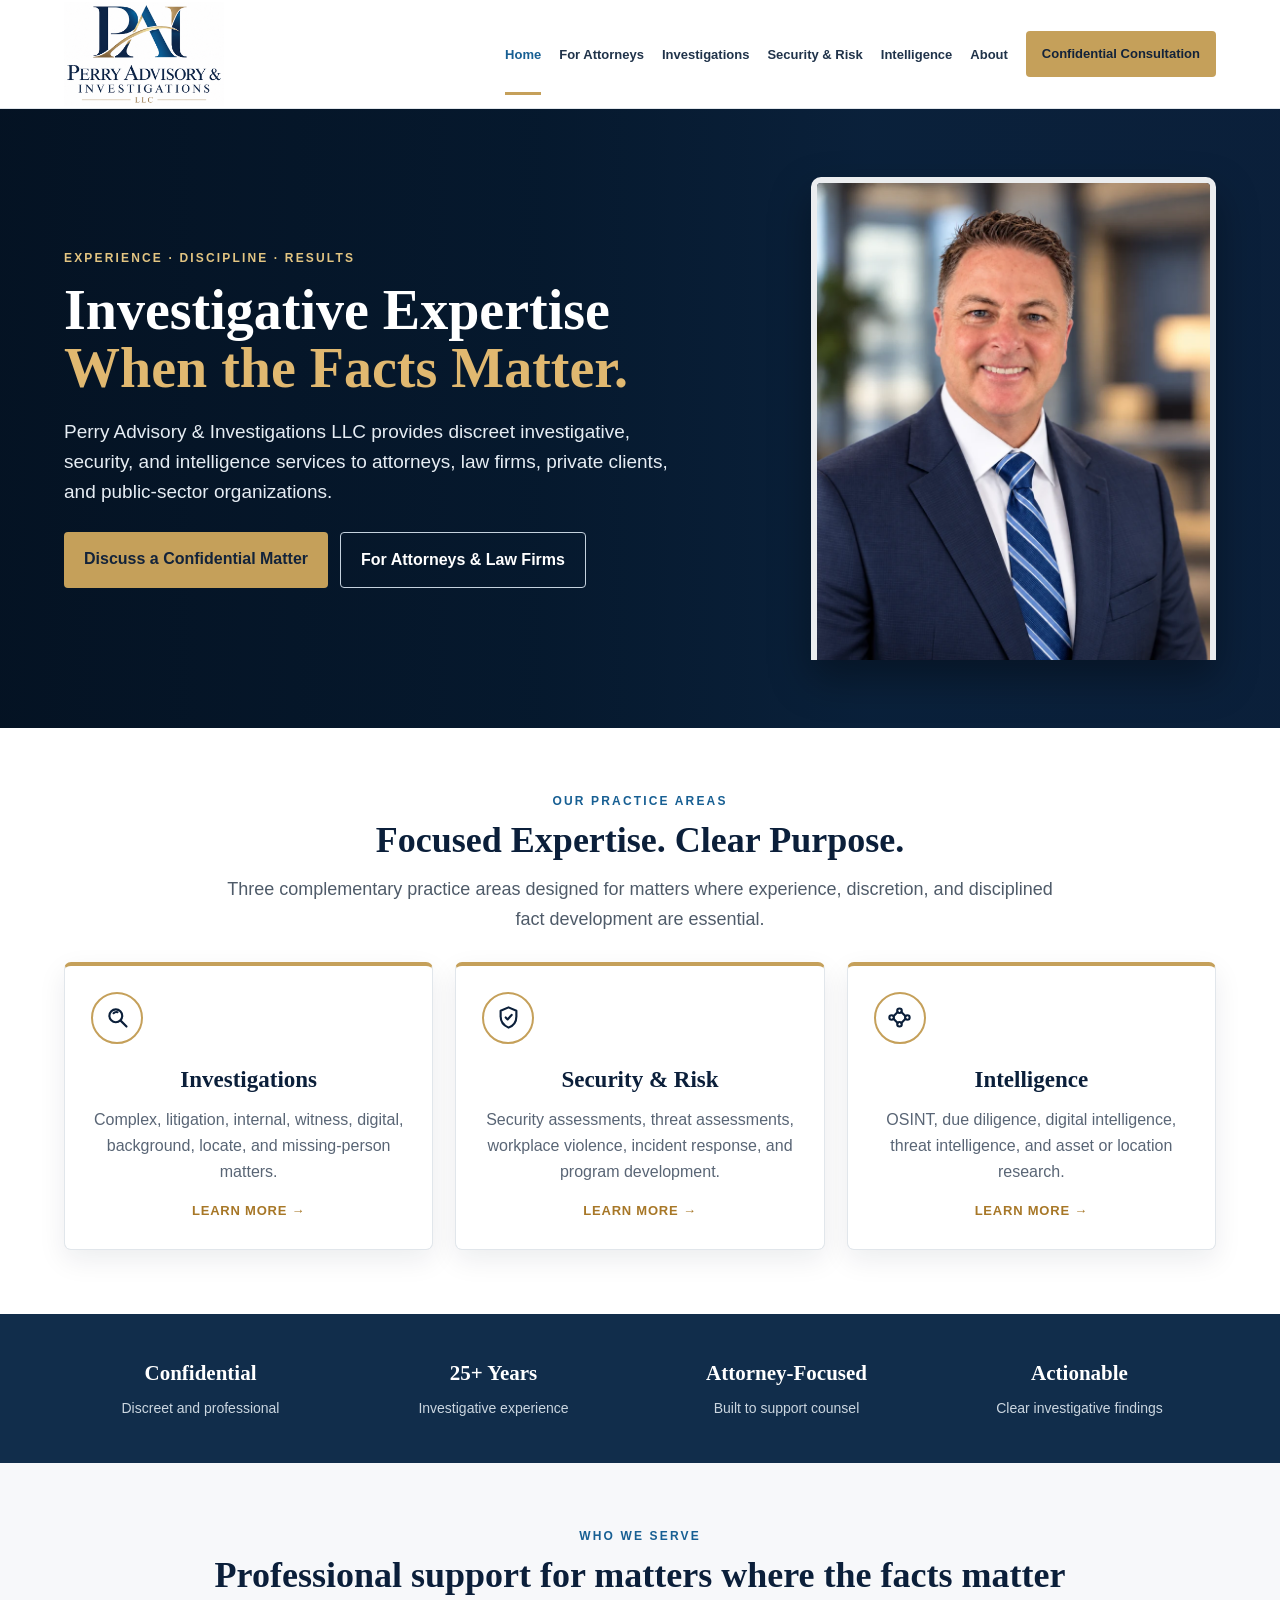
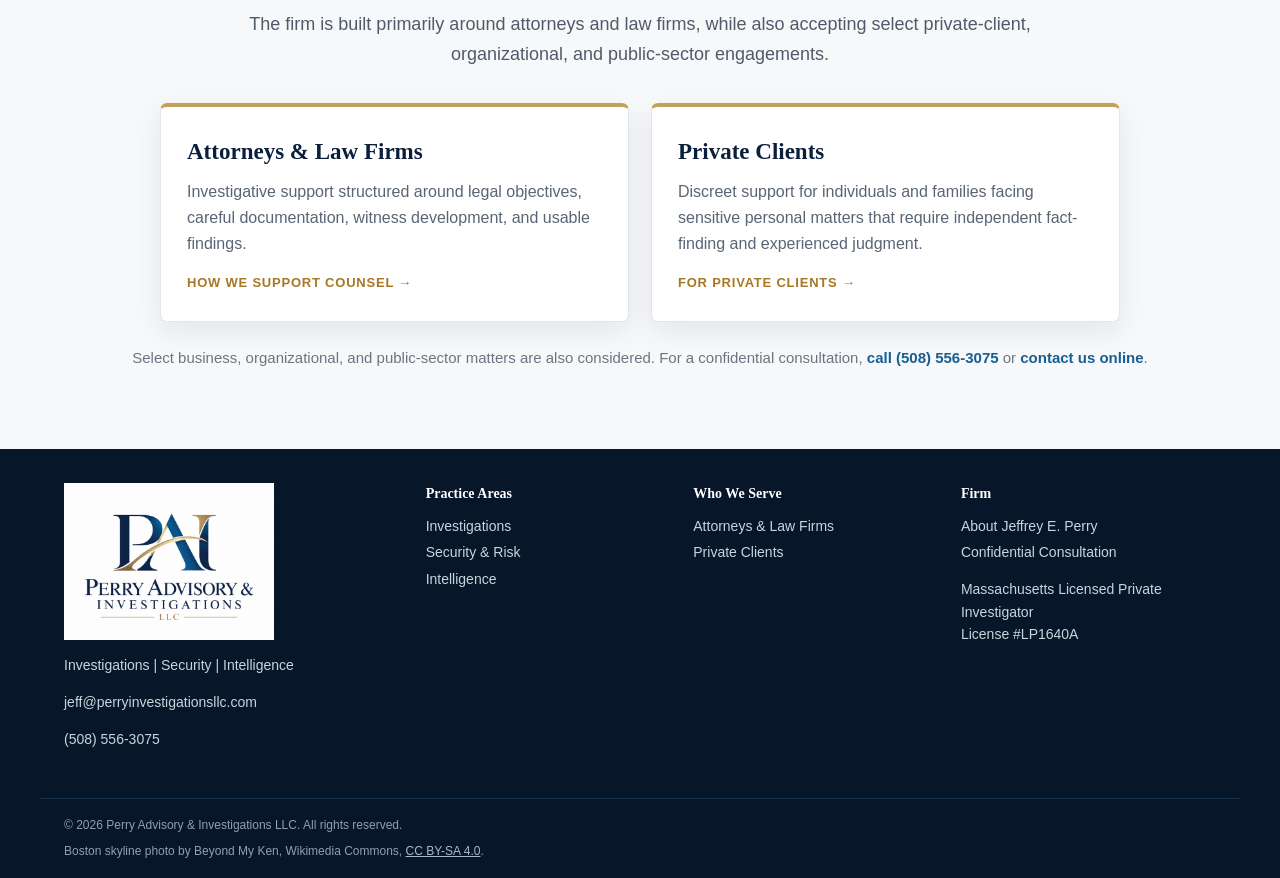
<file: index.html>
<!DOCTYPE html>

<html lang="en"><head><meta charset="utf-8"/><meta content="width=device-width,initial-scale=1" name="viewport"/><title>Massachusetts Private Investigator | Perry Advisory &amp; Investigations</title><link href="site.css" rel="stylesheet"/><link crossorigin="" href="https://upload.wikimedia.org" rel="preconnect"/><link href="https://perryinvestigationsllc.com/" rel="canonical"/><meta content="Perry Advisory &amp; Investigations provides licensed private investigation, litigation support, security consulting, and intelligence services across Massachusetts and New England." name="description"/><meta content="index,follow,max-image-preview:large,max-snippet:-1,max-video-preview:-1" name="robots"/><meta content="Perry Advisory &amp; Investigations LLC" name="author"/><meta content="#071d33" name="theme-color"/><meta content="website" property="og:type"/><meta content="Perry Advisory &amp; Investigations" property="og:site_name"/><meta content="Massachusetts Private Investigator | Perry Advisory &amp; Investigations" property="og:title"/><meta content="Perry Advisory &amp; Investigations provides licensed private investigation, litigation support, security consulting, and intelligence services across Massachusetts and New England." property="og:description"/><meta content="https://perryinvestigationsllc.com/" property="og:url"/><meta content="https://perryinvestigationsllc.com/pai-logo-header.png" property="og:image"/><meta content="Perry Advisory &amp; Investigations LLC" property="og:image:alt"/><meta content="summary" name="twitter:card"/><meta content="Massachusetts Private Investigator | Perry Advisory &amp; Investigations" name="twitter:title"/><meta content="Perry Advisory &amp; Investigations provides licensed private investigation, litigation support, security consulting, and intelligence services across Massachusetts and New England." name="twitter:description"/><meta content="https://perryinvestigationsllc.com/pai-logo-header.png" name="twitter:image"/><script type="application/ld+json">{"@context":"https://schema.org","@graph":[{"@type":"Organization","@id":"https://perryinvestigationsllc.com/#organization","name":"Perry Advisory & Investigations LLC","alternateName":"Perry Advisory & Investigations","url":"https://perryinvestigationsllc.com/","logo":"https://perryinvestigationsllc.com/pai-logo-header.png","image":"https://perryinvestigationsllc.com/pai-logo-header.png","telephone":"+1-508-556-3075","email":"jeff@perryinvestigationsllc.com","areaServed":[{"@type":"State","name":"Massachusetts"},{"@type":"Place","name":"New England"}],"founder":{"@id":"https://perryinvestigationsllc.com/about.html#jeffrey-perry"},"knowsAbout":["Private investigations","Litigation investigations","Witness interviews","Internal investigations","Digital investigations","Cyber investigations","Corporate security assessments","Threat assessments","Workplace violence investigations","Open-source intelligence","Due diligence"],"hasCredential":{"@type":"EducationalOccupationalCredential","credentialCategory":"license","name":"Massachusetts Private Investigator License #LP1640A"},"legalName":"Perry Advisory & Investigations LLC"},{"@type":"WebSite","@id":"https://perryinvestigationsllc.com/#website","url":"https://perryinvestigationsllc.com/","name":"Perry Advisory & Investigations","publisher":{"@id":"https://perryinvestigationsllc.com/#organization"},"inLanguage":"en-US"},{"@type":"Person","@id":"https://perryinvestigationsllc.com/about.html#jeffrey-perry","name":"Jeffrey E. Perry","jobTitle":"Founder & CEO","worksFor":{"@id":"https://perryinvestigationsllc.com/#organization"},"image":"https://perryinvestigationsllc.com/jeffrey-perry.webp","description":"Massachusetts licensed private investigator and former Massachusetts State Police Captain with more than 25 years of public-service and investigative experience.","hasCredential":[{"@type":"EducationalOccupationalCredential","credentialCategory":"license","name":"Massachusetts Private Investigator License #LP1640A"},{"@type":"EducationalOccupationalCredential","credentialCategory":"degree","name":"M.S. Criminal Justice, Westfield State University"}]},{"@type":"WebPage","@id":"https://perryinvestigationsllc.com/#webpage","url":"https://perryinvestigationsllc.com/","name":"Massachusetts Private Investigator | Perry Advisory & Investigations","description":"Perry Advisory & Investigations provides licensed private investigation, litigation support, security consulting, and intelligence services across Massachusetts and New England.","isPartOf":{"@id":"https://perryinvestigationsllc.com/#website"},"about":{"@id":"https://perryinvestigationsllc.com/#organization"},"inLanguage":"en-US"}]}</script><link href="favicon.png" rel="icon" type="image/png"/><link href="apple-touch-icon.png" rel="apple-touch-icon"/></head><body><a class="skip" href="#main">Skip to content</a><header><div class="container topbar"><a aria-label="Perry Advisory &amp; Investigations home" class="brand" href="index.html"><img alt="Perry Advisory &amp; Investigations LLC" decoding="async" fetchpriority="high" height="389" src="pai-logo-header.png" width="600"/></a><button aria-controls="site-nav" aria-expanded="false" aria-label="Open navigation" class="menu-btn">☰</button><nav class="nav" id="site-nav"><a class="active" href="index.html">Home</a><a class="" href="attorneys.html">For Attorneys</a><a class="" href="investigations.html">Investigations</a><a class="" href="security.html">Security &amp; Risk</a><a class="" href="intelligence.html">Intelligence</a><a class="" href="about.html">About</a><a class="nav-cta" href="consultation.html">Confidential Consultation</a></nav></div></header><main id="main"><section class="hero"><div class="container hero-inner"><div><div class="eyebrow">Experience · Discipline · Results</div><h1>Investigative Expertise <span class="gold">When the Facts Matter.</span></h1><p>Perry Advisory &amp; Investigations LLC provides discreet investigative, security, and intelligence services to attorneys, law firms, private clients, and public-sector organizations.</p><div class="hero-actions"><a class="button" href="consultation.html">Discuss a Confidential Matter</a><a class="button-outline" href="attorneys.html">For Attorneys &amp; Law Firms</a></div></div><div class="portrait-wrap"><img alt="Jeffrey E. Perry, Founder and CEO of Perry Advisory &amp; Investigations LLC" class="portrait" decoding="async" fetchpriority="high" height="977" src="jeffrey-perry.webp" width="820"/></div></div></section>
<section class="section"><div class="container center"><div class="eyebrow" style="color:#175f93">Our Practice Areas</div><h2>Focused Expertise. Clear Purpose.</h2><p class="lead">Three complementary practice areas designed for matters where experience, discretion, and disciplined fact development are essential.</p><div class="cards"><article class="card"><div aria-hidden="true" class="icon"><svg viewbox="0 0 24 24"><circle cx="10.5" cy="10.5" r="5.7"></circle><path d="M15 15l5 5"></path><path d="M8.5 8.2c.8-.9 2.2-1.3 3.5-.9"></path></svg></div><h3>Investigations</h3><p>Complex, litigation, internal, witness, digital, background, locate, and missing-person matters.</p><a class="link-arrow" href="investigations.html">Learn more →</a></article><article class="card"><div aria-hidden="true" class="icon"><svg viewbox="0 0 24 24"><path d="M12 3l7 3v5c0 4.8-2.8 8.3-7 10-4.2-1.7-7-5.2-7-10V6l7-3z"></path><path d="M9.5 12l1.7 1.7 3.6-4"></path></svg></div><h3>Security &amp; Risk</h3><p>Security assessments, threat assessments, workplace violence, incident response, and program development.</p><a class="link-arrow" href="security.html">Learn more →</a></article><article class="card"><div aria-hidden="true" class="icon"><svg viewbox="0 0 24 24"><circle cx="5" cy="12" r="2"></circle><circle cx="12" cy="6" r="2"></circle><circle cx="19" cy="12" r="2"></circle><circle cx="12" cy="18" r="2"></circle><path d="M6.7 10.8l3.6-3.6M13.7 7.2l3.6 3.6M17.3 13.2l-3.6 3.6M10.3 16.8l-3.6-3.6"></path></svg></div><h3>Intelligence</h3><p>OSINT, due diligence, digital intelligence, threat intelligence, and asset or location research.</p><a class="link-arrow" href="intelligence.html">Learn more →</a></article></div></div></section>
<section class="trust"><div class="container trust-inner"><div class="metric"><strong>Confidential</strong><span>Discreet and professional</span></div><div class="metric"><strong>25+ Years</strong><span>Investigative experience</span></div><div class="metric"><strong>Attorney-Focused</strong><span>Built to support counsel</span></div><div class="metric"><strong>Actionable</strong><span>Clear investigative findings</span></div></div></section>
<section class="section alt"><div class="container center"><div class="eyebrow" style="color:#175f93">Who We Serve</div><h2>Professional support for matters where the facts matter</h2><p class="lead">The firm is built primarily around attorneys and law firms, while also accepting select private-client, organizational, and public-sector engagements.</p><div class="cards" style="grid-template-columns:repeat(2,minmax(0,1fr));max-width:960px;margin:34px auto 0"><article class="card" style="text-align:left"><h3>Attorneys &amp; Law Firms</h3><p>Investigative support structured around legal objectives, careful documentation, witness development, and usable findings.</p><a class="link-arrow" href="attorneys.html">How we support counsel →</a></article><article class="card" style="text-align:left"><h3>Private Clients</h3><p>Discreet support for individuals and families facing sensitive personal matters that require independent fact-finding and experienced judgment.</p><a class="link-arrow" href="private-clients.html">For private clients →</a></article></div><p class="note" style="margin-top:24px;font-size:15px">Select business, organizational, and public-sector matters are also considered. For a confidential consultation, <a href="tel:+15085563075" style="display:inline;color:#175f93;font-weight:700">call (508) 556-3075</a> or <a href="consultation.html" style="display:inline;color:#175f93;font-weight:700">contact us online</a>.</p></div></section></main><footer><div class="container footer-inner"><div><img alt="" class="footer-logo" decoding="async" height="488" loading="lazy" src="pai-logo.png" width="650"/><p>Investigations | Security | Intelligence</p><p><a href="mailto:jeff@perryinvestigationsllc.com">jeff@perryinvestigationsllc.com</a></p><p><a href="tel:+15085563075">(508) 556-3075</a></p></div><div><h4>Practice Areas</h4><a href="investigations.html">Investigations</a><a href="security.html">Security &amp; Risk</a><a href="intelligence.html">Intelligence</a></div><div><h4>Who We Serve</h4><a href="attorneys.html">Attorneys &amp; Law Firms</a><a href="private-clients.html">Private Clients</a></div><div><h4>Firm</h4><a href="about.html">About Jeffrey E. Perry</a><a href="consultation.html">Confidential Consultation</a><p>Massachusetts Licensed Private Investigator<br/>License #LP1640A</p></div></div><div class="container footer-bottom">© 2026 Perry Advisory &amp; Investigations LLC. All rights reserved.<div class="credit">Boston skyline photo by Beyond My Ken, Wikimedia Commons, <a href="https://creativecommons.org/licenses/by-sa/4.0/" rel="noopener" target="_blank">CC BY-SA 4.0</a>.</div></div></footer><script defer="True" src="site.js"></script></body></html>
</file>
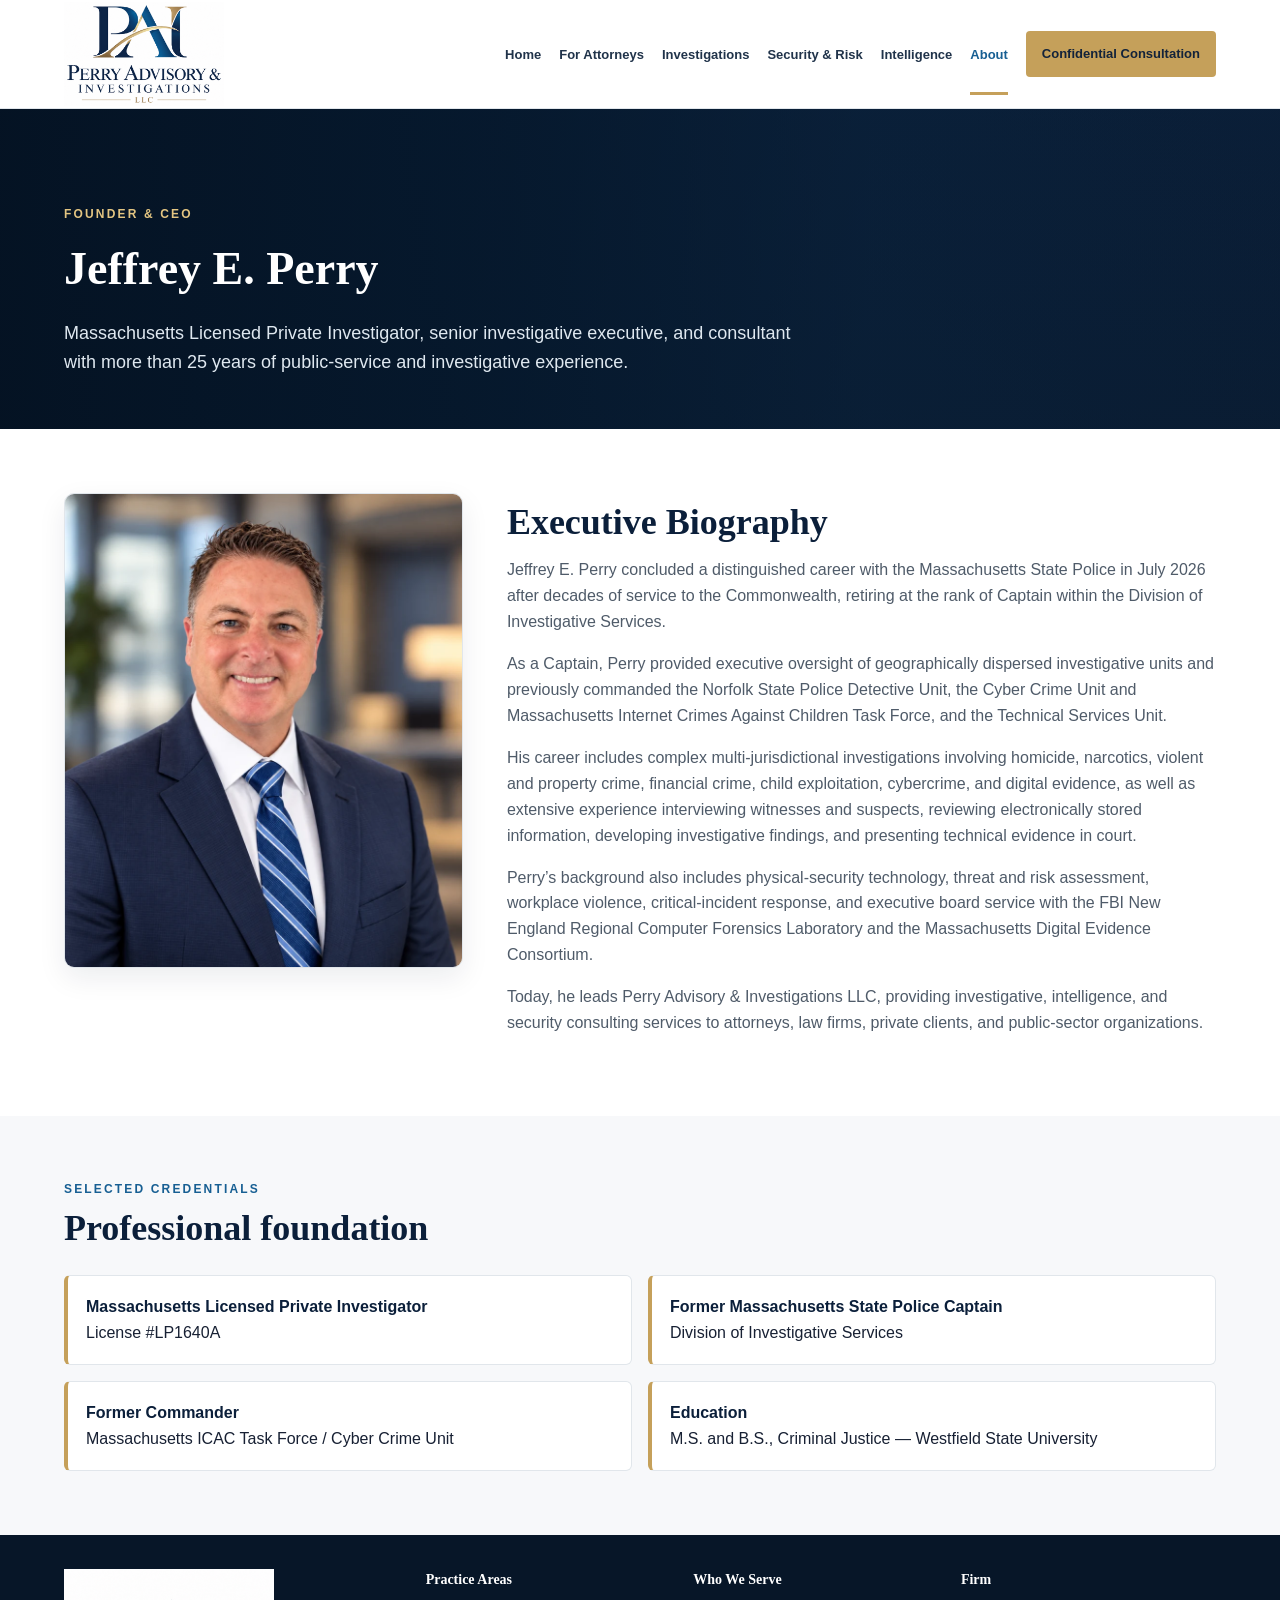
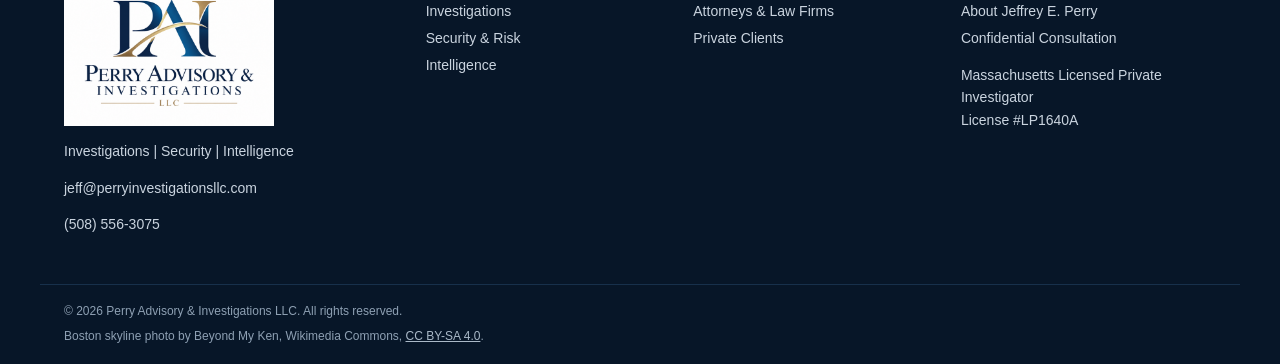
<file: about.html>
<!DOCTYPE html>

<html lang="en"><head><meta charset="utf-8"/><meta content="width=device-width,initial-scale=1" name="viewport"/><title>Jeffrey E. Perry | Massachusetts Licensed Private Investigator</title><link href="site.css" rel="stylesheet"/><link href="https://perryinvestigationsllc.com/about.html" rel="canonical"/><meta content="Jeffrey E. Perry is a Massachusetts licensed private investigator and former Massachusetts State Police Captain with more than 25 years of investigative leadership." name="description"/><meta content="index,follow,max-image-preview:large,max-snippet:-1,max-video-preview:-1" name="robots"/><meta content="Perry Advisory &amp; Investigations LLC" name="author"/><meta content="#071d33" name="theme-color"/><meta content="website" property="og:type"/><meta content="Perry Advisory &amp; Investigations" property="og:site_name"/><meta content="Jeffrey E. Perry | Massachusetts Licensed Private Investigator" property="og:title"/><meta content="Jeffrey E. Perry is a Massachusetts licensed private investigator and former Massachusetts State Police Captain with more than 25 years of investigative leadership." property="og:description"/><meta content="https://perryinvestigationsllc.com/about.html" property="og:url"/><meta content="https://perryinvestigationsllc.com/pai-logo-header.png" property="og:image"/><meta content="Perry Advisory &amp; Investigations LLC" property="og:image:alt"/><meta content="summary" name="twitter:card"/><meta content="Jeffrey E. Perry | Massachusetts Licensed Private Investigator" name="twitter:title"/><meta content="Jeffrey E. Perry is a Massachusetts licensed private investigator and former Massachusetts State Police Captain with more than 25 years of investigative leadership." name="twitter:description"/><meta content="https://perryinvestigationsllc.com/pai-logo-header.png" name="twitter:image"/><script type="application/ld+json">{"@context":"https://schema.org","@graph":[{"@type":"Organization","@id":"https://perryinvestigationsllc.com/#organization","name":"Perry Advisory & Investigations LLC","alternateName":"Perry Advisory & Investigations","url":"https://perryinvestigationsllc.com/","logo":"https://perryinvestigationsllc.com/pai-logo-header.png","image":"https://perryinvestigationsllc.com/pai-logo-header.png","telephone":"+1-508-556-3075","email":"jeff@perryinvestigationsllc.com","areaServed":[{"@type":"State","name":"Massachusetts"},{"@type":"Place","name":"New England"}],"founder":{"@id":"https://perryinvestigationsllc.com/about.html#jeffrey-perry"},"knowsAbout":["Private investigations","Litigation investigations","Witness interviews","Internal investigations","Digital investigations","Cyber investigations","Corporate security assessments","Threat assessments","Workplace violence investigations","Open-source intelligence","Due diligence"],"hasCredential":{"@type":"EducationalOccupationalCredential","credentialCategory":"license","name":"Massachusetts Private Investigator License #LP1640A"},"legalName":"Perry Advisory & Investigations LLC"},{"@type":"WebSite","@id":"https://perryinvestigationsllc.com/#website","url":"https://perryinvestigationsllc.com/","name":"Perry Advisory & Investigations","publisher":{"@id":"https://perryinvestigationsllc.com/#organization"},"inLanguage":"en-US"},{"@type":"Person","@id":"https://perryinvestigationsllc.com/about.html#jeffrey-perry","name":"Jeffrey E. Perry","jobTitle":"Founder & CEO","worksFor":{"@id":"https://perryinvestigationsllc.com/#organization"},"image":"https://perryinvestigationsllc.com/jeffrey-perry.webp","description":"Massachusetts licensed private investigator and former Massachusetts State Police Captain with more than 25 years of public-service and investigative experience.","hasCredential":[{"@type":"EducationalOccupationalCredential","credentialCategory":"license","name":"Massachusetts Private Investigator License #LP1640A"},{"@type":"EducationalOccupationalCredential","credentialCategory":"degree","name":"M.S. Criminal Justice, Westfield State University"}],"mainEntityOfPage":{"@id":"https://perryinvestigationsllc.com/about.html#webpage"}},{"@type":"ProfilePage","@id":"https://perryinvestigationsllc.com/about.html#webpage","url":"https://perryinvestigationsllc.com/about.html","name":"Jeffrey E. Perry | Massachusetts Licensed Private Investigator","description":"Jeffrey E. Perry is a Massachusetts licensed private investigator and former Massachusetts State Police Captain with more than 25 years of investigative leadership.","isPartOf":{"@id":"https://perryinvestigationsllc.com/#website"},"about":{"@id":"https://perryinvestigationsllc.com/about.html#jeffrey-perry"},"inLanguage":"en-US","mainEntity":{"@id":"https://perryinvestigationsllc.com/about.html#jeffrey-perry"}},{"@type":"BreadcrumbList","@id":"https://perryinvestigationsllc.com/about.html#breadcrumb","itemListElement":[{"@type":"ListItem","position":1,"name":"Home","item":"https://perryinvestigationsllc.com/"},{"@type":"ListItem","position":2,"name":"About Jeffrey E. Perry","item":"https://perryinvestigationsllc.com/about.html"}]}]}</script><link href="favicon.png" rel="icon" type="image/png"/><link href="apple-touch-icon.png" rel="apple-touch-icon"/></head><body><a class="skip" href="#main">Skip to content</a><header><div class="container topbar"><a aria-label="Perry Advisory &amp; Investigations home" class="brand" href="index.html"><img alt="Perry Advisory &amp; Investigations LLC" decoding="async" fetchpriority="high" height="389" src="pai-logo-header.png" width="600"/></a><button aria-controls="site-nav" aria-expanded="false" aria-label="Open navigation" class="menu-btn">☰</button><nav class="nav" id="site-nav"><a class="" href="index.html">Home</a><a class="" href="attorneys.html">For Attorneys</a><a class="" href="investigations.html">Investigations</a><a class="" href="security.html">Security &amp; Risk</a><a class="" href="intelligence.html">Intelligence</a><a class="active" href="about.html">About</a><a class="nav-cta" href="consultation.html">Confidential Consultation</a></nav></div></header><main id="main"><section class="page-hero"><div class="container"><div class="eyebrow">Founder &amp; CEO</div><h1>Jeffrey E. Perry</h1><p>Massachusetts Licensed Private Investigator, senior investigative executive, and consultant with more than 25 years of public-service and investigative experience.</p></div></section><section class="section"><div class="container bio-grid"><div class="bio-photo"><img alt="Jeffrey E. Perry, Founder and CEO of Perry Advisory &amp; Investigations LLC" decoding="async" height="977" loading="lazy" src="jeffrey-perry.webp" width="820"/></div><div class="bio-copy"><h2>Executive Biography</h2><p>Jeffrey E. Perry concluded a distinguished career with the Massachusetts State Police in July 2026 after decades of service to the Commonwealth, retiring at the rank of Captain within the Division of Investigative Services.</p><p>As a Captain, Perry provided executive oversight of geographically dispersed investigative units and previously commanded the Norfolk State Police Detective Unit, the Cyber Crime Unit and Massachusetts Internet Crimes Against Children Task Force, and the Technical Services Unit.</p><p>His career includes complex multi-jurisdictional investigations involving homicide, narcotics, violent and property crime, financial crime, child exploitation, cybercrime, and digital evidence, as well as extensive experience interviewing witnesses and suspects, reviewing electronically stored information, developing investigative findings, and presenting technical evidence in court.</p><p>Perry’s background also includes physical-security technology, threat and risk assessment, workplace violence, critical-incident response, and executive board service with the FBI New England Regional Computer Forensics Laboratory and the Massachusetts Digital Evidence Consortium.</p><p>Today, he leads Perry Advisory &amp; Investigations LLC, providing investigative, intelligence, and security consulting services to attorneys, law firms, private clients, and public-sector organizations.</p></div></div></section><section class="section alt"><div class="container"><div class="eyebrow" style="color:#175f93">Selected Credentials</div><h2>Professional foundation</h2><div class="credentials"><div class="credential"><strong>Massachusetts Licensed Private Investigator</strong><br/>License #LP1640A</div><div class="credential"><strong>Former Massachusetts State Police Captain</strong><br/>Division of Investigative Services</div><div class="credential"><strong>Former Commander</strong><br/>Massachusetts ICAC Task Force / Cyber Crime Unit</div><div class="credential"><strong>Education</strong><br/>M.S. and B.S., Criminal Justice — Westfield State University</div></div></div></section></main><footer><div class="container footer-inner"><div><img alt="" class="footer-logo" decoding="async" height="488" loading="lazy" src="pai-logo.png" width="650"/><p>Investigations | Security | Intelligence</p><p><a href="mailto:jeff@perryinvestigationsllc.com">jeff@perryinvestigationsllc.com</a></p><p><a href="tel:+15085563075">(508) 556-3075</a></p></div><div><h4>Practice Areas</h4><a href="investigations.html">Investigations</a><a href="security.html">Security &amp; Risk</a><a href="intelligence.html">Intelligence</a></div><div><h4>Who We Serve</h4><a href="attorneys.html">Attorneys &amp; Law Firms</a><a href="private-clients.html">Private Clients</a></div><div><h4>Firm</h4><a href="about.html">About Jeffrey E. Perry</a><a href="consultation.html">Confidential Consultation</a><p>Massachusetts Licensed Private Investigator<br/>License #LP1640A</p></div></div><div class="container footer-bottom">© 2026 Perry Advisory &amp; Investigations LLC. All rights reserved.<div class="credit">Boston skyline photo by Beyond My Ken, Wikimedia Commons, <a href="https://creativecommons.org/licenses/by-sa/4.0/" rel="noopener" target="_blank">CC BY-SA 4.0</a>.</div></div></footer><script defer="True" src="site.js"></script></body></html>
</file>
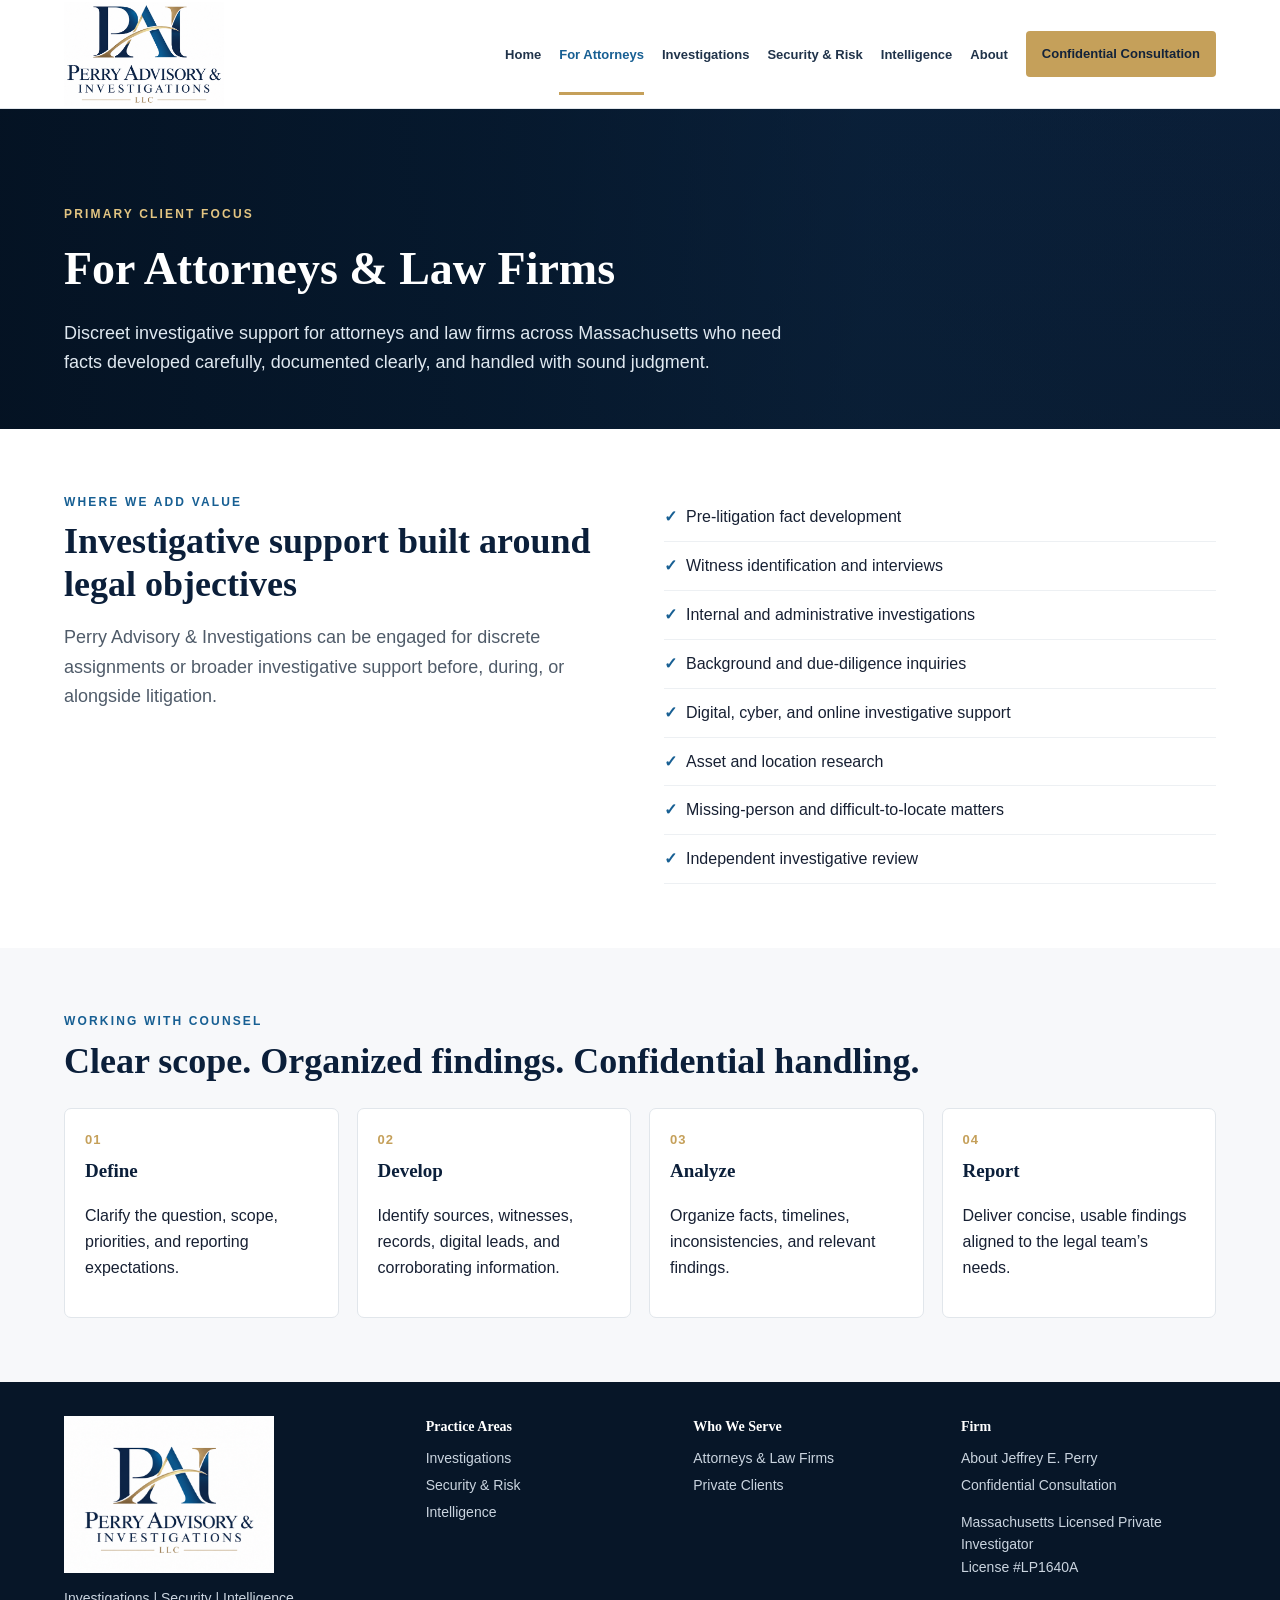
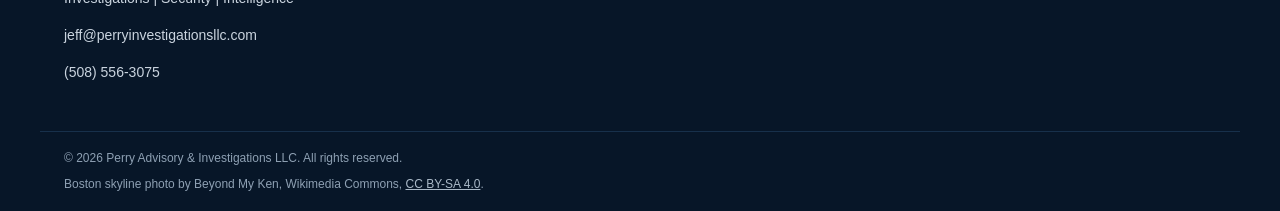
<file: attorneys.html>
<!DOCTYPE html>

<html lang="en"><head><meta charset="utf-8"/><meta content="width=device-width,initial-scale=1" name="viewport"/><title>Massachusetts Investigator for Law Firms | Perry Advisory</title><link href="site.css" rel="stylesheet"/><link href="https://perryinvestigationsllc.com/attorneys.html" rel="canonical"/><meta content="Investigative support for Massachusetts attorneys and law firms, including witness interviews, litigation fact development, digital investigations, due diligence, and locate research." name="description"/><meta content="index,follow,max-image-preview:large,max-snippet:-1,max-video-preview:-1" name="robots"/><meta content="Perry Advisory &amp; Investigations LLC" name="author"/><meta content="#071d33" name="theme-color"/><meta content="website" property="og:type"/><meta content="Perry Advisory &amp; Investigations" property="og:site_name"/><meta content="Massachusetts Investigator for Law Firms | Perry Advisory" property="og:title"/><meta content="Investigative support for Massachusetts attorneys and law firms, including witness interviews, litigation fact development, digital investigations, due diligence, and locate research." property="og:description"/><meta content="https://perryinvestigationsllc.com/attorneys.html" property="og:url"/><meta content="https://perryinvestigationsllc.com/pai-logo-header.png" property="og:image"/><meta content="Perry Advisory &amp; Investigations LLC" property="og:image:alt"/><meta content="summary" name="twitter:card"/><meta content="Massachusetts Investigator for Law Firms | Perry Advisory" name="twitter:title"/><meta content="Investigative support for Massachusetts attorneys and law firms, including witness interviews, litigation fact development, digital investigations, due diligence, and locate research." name="twitter:description"/><meta content="https://perryinvestigationsllc.com/pai-logo-header.png" name="twitter:image"/><script type="application/ld+json">{"@context":"https://schema.org","@graph":[{"@type":"Organization","@id":"https://perryinvestigationsllc.com/#organization","name":"Perry Advisory & Investigations LLC","alternateName":"Perry Advisory & Investigations","url":"https://perryinvestigationsllc.com/","logo":"https://perryinvestigationsllc.com/pai-logo-header.png","image":"https://perryinvestigationsllc.com/pai-logo-header.png","telephone":"+1-508-556-3075","email":"jeff@perryinvestigationsllc.com","areaServed":[{"@type":"State","name":"Massachusetts"},{"@type":"Place","name":"New England"}],"founder":{"@id":"https://perryinvestigationsllc.com/about.html#jeffrey-perry"},"knowsAbout":["Private investigations","Litigation investigations","Witness interviews","Internal investigations","Digital investigations","Cyber investigations","Corporate security assessments","Threat assessments","Workplace violence investigations","Open-source intelligence","Due diligence"],"hasCredential":{"@type":"EducationalOccupationalCredential","credentialCategory":"license","name":"Massachusetts Private Investigator License #LP1640A"},"legalName":"Perry Advisory & Investigations LLC"},{"@type":"WebSite","@id":"https://perryinvestigationsllc.com/#website","url":"https://perryinvestigationsllc.com/","name":"Perry Advisory & Investigations","publisher":{"@id":"https://perryinvestigationsllc.com/#organization"},"inLanguage":"en-US"},{"@type":"Person","@id":"https://perryinvestigationsllc.com/about.html#jeffrey-perry","name":"Jeffrey E. Perry","jobTitle":"Founder & CEO","worksFor":{"@id":"https://perryinvestigationsllc.com/#organization"},"image":"https://perryinvestigationsllc.com/jeffrey-perry.webp","description":"Massachusetts licensed private investigator and former Massachusetts State Police Captain with more than 25 years of public-service and investigative experience.","hasCredential":[{"@type":"EducationalOccupationalCredential","credentialCategory":"license","name":"Massachusetts Private Investigator License #LP1640A"},{"@type":"EducationalOccupationalCredential","credentialCategory":"degree","name":"M.S. Criminal Justice, Westfield State University"}]},{"@type":"WebPage","@id":"https://perryinvestigationsllc.com/attorneys.html#webpage","url":"https://perryinvestigationsllc.com/attorneys.html","name":"Massachusetts Investigator for Law Firms | Perry Advisory","description":"Investigative support for Massachusetts attorneys and law firms, including witness interviews, litigation fact development, digital investigations, due diligence, and locate research.","isPartOf":{"@id":"https://perryinvestigationsllc.com/#website"},"about":{"@id":"https://perryinvestigationsllc.com/#organization"},"inLanguage":"en-US"},{"@type":"BreadcrumbList","@id":"https://perryinvestigationsllc.com/attorneys.html#breadcrumb","itemListElement":[{"@type":"ListItem","position":1,"name":"Home","item":"https://perryinvestigationsllc.com/"},{"@type":"ListItem","position":2,"name":"For Attorneys & Law Firms","item":"https://perryinvestigationsllc.com/attorneys.html"}]},{"@type":"Service","@id":"https://perryinvestigationsllc.com/attorneys.html#service","name":"Investigative Support for Attorneys and Law Firms","provider":{"@id":"https://perryinvestigationsllc.com/#organization"},"areaServed":[{"@type":"State","name":"Massachusetts"},{"@type":"Place","name":"New England"}],"url":"https://perryinvestigationsllc.com/attorneys.html","description":"Investigative support for Massachusetts attorneys and law firms, including witness interviews, litigation fact development, digital investigations, due diligence, and locate research."}]}</script><link href="favicon.png" rel="icon" type="image/png"/><link href="apple-touch-icon.png" rel="apple-touch-icon"/></head><body><a class="skip" href="#main">Skip to content</a><header><div class="container topbar"><a aria-label="Perry Advisory &amp; Investigations home" class="brand" href="index.html"><img alt="Perry Advisory &amp; Investigations LLC" decoding="async" fetchpriority="high" height="389" src="pai-logo-header.png" width="600"/></a><button aria-controls="site-nav" aria-expanded="false" aria-label="Open navigation" class="menu-btn">☰</button><nav class="nav" id="site-nav"><a class="" href="index.html">Home</a><a class="active" href="attorneys.html">For Attorneys</a><a class="" href="investigations.html">Investigations</a><a class="" href="security.html">Security &amp; Risk</a><a class="" href="intelligence.html">Intelligence</a><a class="" href="about.html">About</a><a class="nav-cta" href="consultation.html">Confidential Consultation</a></nav></div></header><main id="main"><section class="page-hero"><div class="container"><div class="eyebrow">Primary Client Focus</div><h1>For Attorneys &amp; Law Firms</h1><p>Discreet investigative support for attorneys and law firms across Massachusetts who need facts developed carefully, documented clearly, and handled with sound judgment.</p></div></section><section class="section"><div class="container split"><div><div class="eyebrow" style="color:#175f93">Where We Add Value</div><h2>Investigative support built around legal objectives</h2><p class="lead">Perry Advisory &amp; Investigations can be engaged for discrete assignments or broader investigative support before, during, or alongside litigation.</p></div><ul class="clean-list"><li>Pre-litigation fact development</li><li>Witness identification and interviews</li><li>Internal and administrative investigations</li><li>Background and due-diligence inquiries</li><li>Digital, cyber, and online investigative support</li><li>Asset and location research</li><li>Missing-person and difficult-to-locate matters</li><li>Independent investigative review</li></ul></div></section><section class="section alt"><div class="container"><div class="eyebrow" style="color:#175f93">Working With Counsel</div><h2>Clear scope. Organized findings. Confidential handling.</h2><div class="process"><div class="step"><b>01</b><strong>Define</strong><p>Clarify the question, scope, priorities, and reporting expectations.</p></div><div class="step"><b>02</b><strong>Develop</strong><p>Identify sources, witnesses, records, digital leads, and corroborating information.</p></div><div class="step"><b>03</b><strong>Analyze</strong><p>Organize facts, timelines, inconsistencies, and relevant findings.</p></div><div class="step"><b>04</b><strong>Report</strong><p>Deliver concise, usable findings aligned to the legal team’s needs.</p></div></div></div></section></main><footer><div class="container footer-inner"><div><img alt="" class="footer-logo" decoding="async" height="488" loading="lazy" src="pai-logo.png" width="650"/><p>Investigations | Security | Intelligence</p><p><a href="mailto:jeff@perryinvestigationsllc.com">jeff@perryinvestigationsllc.com</a></p><p><a href="tel:+15085563075">(508) 556-3075</a></p></div><div><h4>Practice Areas</h4><a href="investigations.html">Investigations</a><a href="security.html">Security &amp; Risk</a><a href="intelligence.html">Intelligence</a></div><div><h4>Who We Serve</h4><a href="attorneys.html">Attorneys &amp; Law Firms</a><a href="private-clients.html">Private Clients</a></div><div><h4>Firm</h4><a href="about.html">About Jeffrey E. Perry</a><a href="consultation.html">Confidential Consultation</a><p>Massachusetts Licensed Private Investigator<br/>License #LP1640A</p></div></div><div class="container footer-bottom">© 2026 Perry Advisory &amp; Investigations LLC. All rights reserved.<div class="credit">Boston skyline photo by Beyond My Ken, Wikimedia Commons, <a href="https://creativecommons.org/licenses/by-sa/4.0/" rel="noopener" target="_blank">CC BY-SA 4.0</a>.</div></div></footer><script defer="True" src="site.js"></script></body></html>
</file>
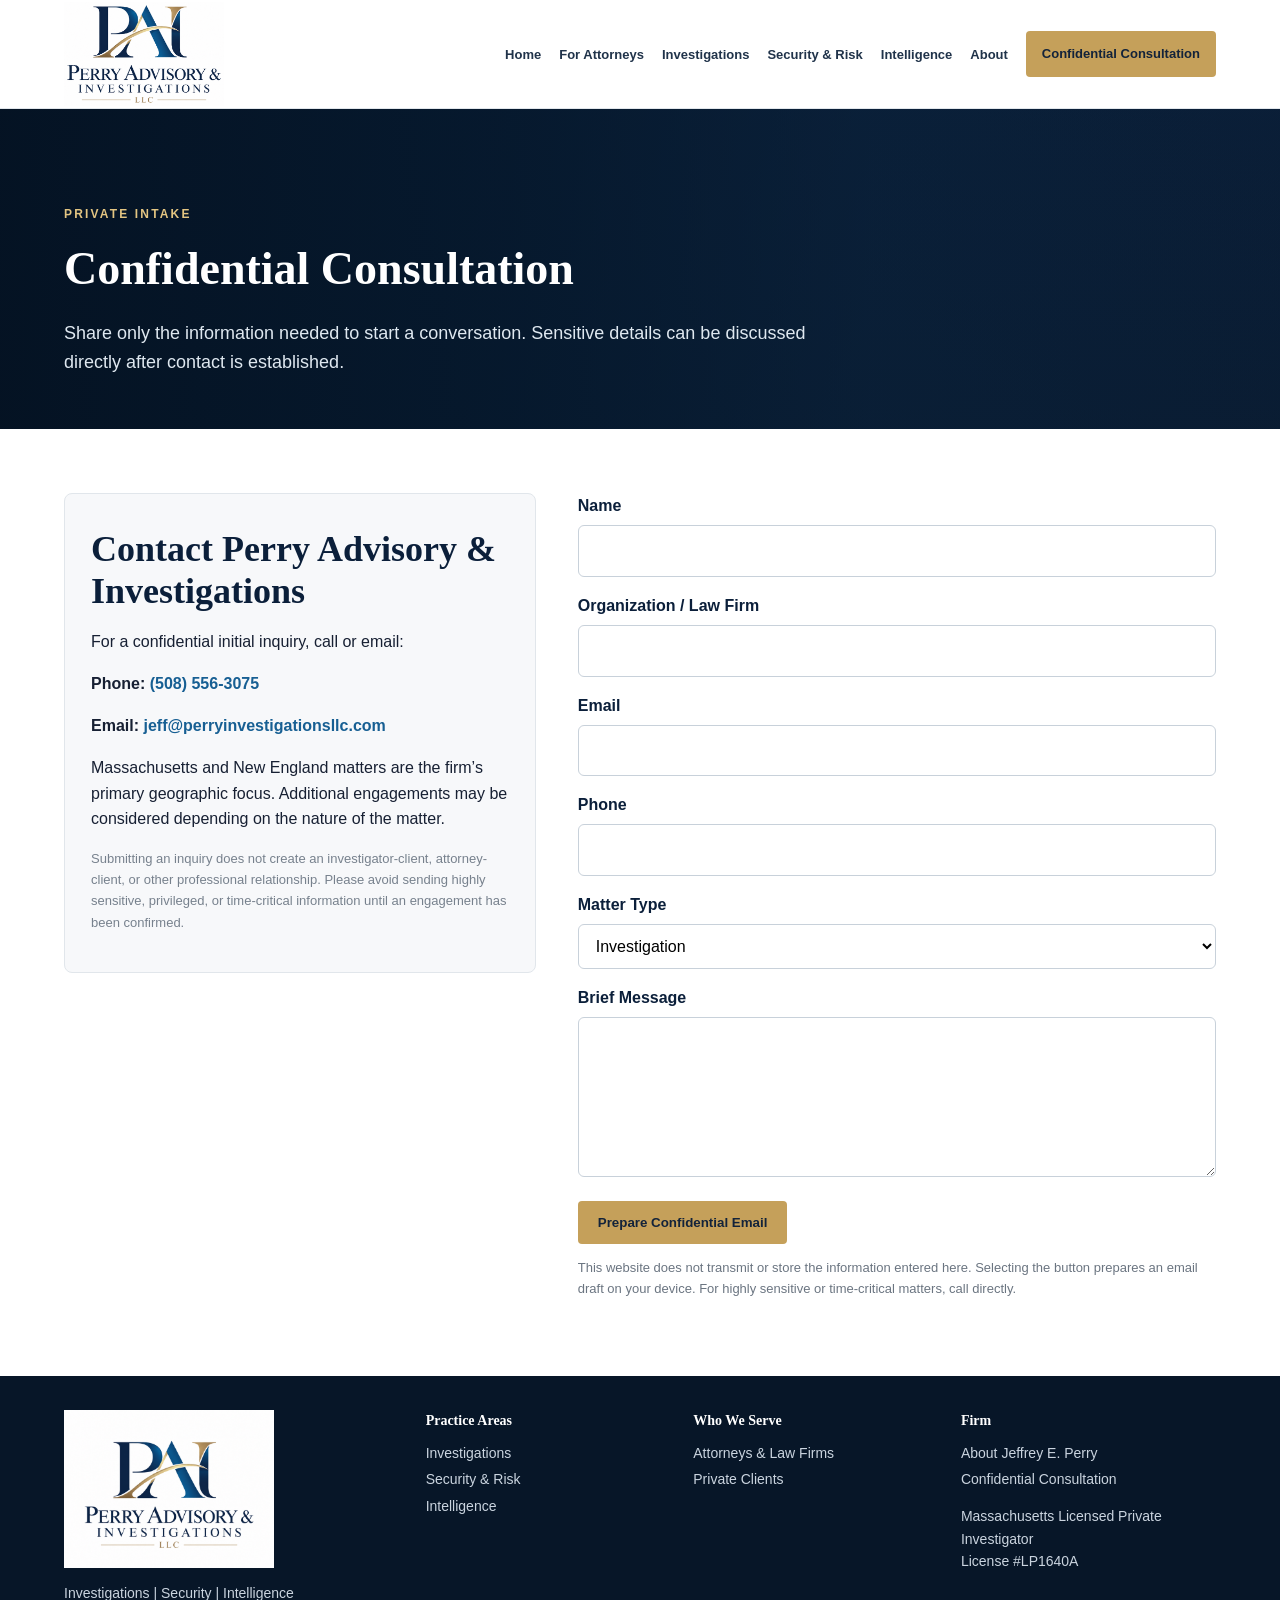
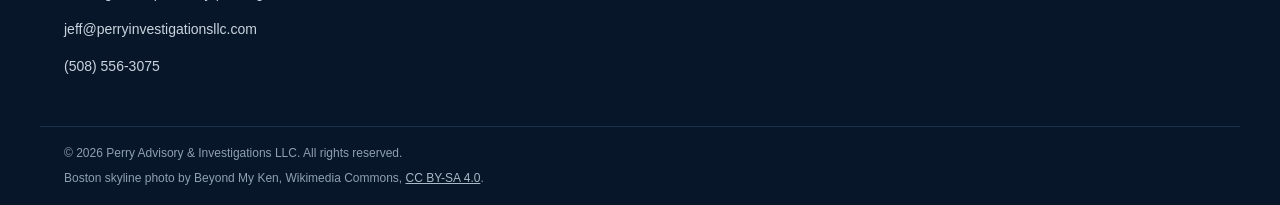
<file: consultation.html>
<!DOCTYPE html>

<html lang="en"><head><meta charset="utf-8"/><meta content="width=device-width,initial-scale=1" name="viewport"/><title>Contact a Massachusetts Private Investigator | Perry Advisory</title><link href="site.css" rel="stylesheet"/><link href="https://perryinvestigationsllc.com/consultation.html" rel="canonical"/><meta content="Contact Perry Advisory &amp; Investigations for a confidential consultation about investigations, litigation support, security, or intelligence matters in Massachusetts." name="description"/><meta content="index,follow,max-image-preview:large,max-snippet:-1,max-video-preview:-1" name="robots"/><meta content="Perry Advisory &amp; Investigations LLC" name="author"/><meta content="#071d33" name="theme-color"/><meta content="website" property="og:type"/><meta content="Perry Advisory &amp; Investigations" property="og:site_name"/><meta content="Contact a Massachusetts Private Investigator | Perry Advisory" property="og:title"/><meta content="Contact Perry Advisory &amp; Investigations for a confidential consultation about investigations, litigation support, security, or intelligence matters in Massachusetts." property="og:description"/><meta content="https://perryinvestigationsllc.com/consultation.html" property="og:url"/><meta content="https://perryinvestigationsllc.com/pai-logo-header.png" property="og:image"/><meta content="Perry Advisory &amp; Investigations LLC" property="og:image:alt"/><meta content="summary" name="twitter:card"/><meta content="Contact a Massachusetts Private Investigator | Perry Advisory" name="twitter:title"/><meta content="Contact Perry Advisory &amp; Investigations for a confidential consultation about investigations, litigation support, security, or intelligence matters in Massachusetts." name="twitter:description"/><meta content="https://perryinvestigationsllc.com/pai-logo-header.png" name="twitter:image"/><script type="application/ld+json">{"@context":"https://schema.org","@graph":[{"@type":"Organization","@id":"https://perryinvestigationsllc.com/#organization","name":"Perry Advisory & Investigations LLC","alternateName":"Perry Advisory & Investigations","url":"https://perryinvestigationsllc.com/","logo":"https://perryinvestigationsllc.com/pai-logo-header.png","image":"https://perryinvestigationsllc.com/pai-logo-header.png","telephone":"+1-508-556-3075","email":"jeff@perryinvestigationsllc.com","areaServed":[{"@type":"State","name":"Massachusetts"},{"@type":"Place","name":"New England"}],"founder":{"@id":"https://perryinvestigationsllc.com/about.html#jeffrey-perry"},"knowsAbout":["Private investigations","Litigation investigations","Witness interviews","Internal investigations","Digital investigations","Cyber investigations","Corporate security assessments","Threat assessments","Workplace violence investigations","Open-source intelligence","Due diligence"],"hasCredential":{"@type":"EducationalOccupationalCredential","credentialCategory":"license","name":"Massachusetts Private Investigator License #LP1640A"},"legalName":"Perry Advisory & Investigations LLC"},{"@type":"WebSite","@id":"https://perryinvestigationsllc.com/#website","url":"https://perryinvestigationsllc.com/","name":"Perry Advisory & Investigations","publisher":{"@id":"https://perryinvestigationsllc.com/#organization"},"inLanguage":"en-US"},{"@type":"Person","@id":"https://perryinvestigationsllc.com/about.html#jeffrey-perry","name":"Jeffrey E. Perry","jobTitle":"Founder & CEO","worksFor":{"@id":"https://perryinvestigationsllc.com/#organization"},"image":"https://perryinvestigationsllc.com/jeffrey-perry.webp","description":"Massachusetts licensed private investigator and former Massachusetts State Police Captain with more than 25 years of public-service and investigative experience.","hasCredential":[{"@type":"EducationalOccupationalCredential","credentialCategory":"license","name":"Massachusetts Private Investigator License #LP1640A"},{"@type":"EducationalOccupationalCredential","credentialCategory":"degree","name":"M.S. Criminal Justice, Westfield State University"}]},{"@type":"ContactPage","@id":"https://perryinvestigationsllc.com/consultation.html#webpage","url":"https://perryinvestigationsllc.com/consultation.html","name":"Contact a Massachusetts Private Investigator | Perry Advisory","description":"Contact Perry Advisory & Investigations for a confidential consultation about investigations, litigation support, security, or intelligence matters in Massachusetts.","isPartOf":{"@id":"https://perryinvestigationsllc.com/#website"},"about":{"@id":"https://perryinvestigationsllc.com/#organization"},"inLanguage":"en-US"},{"@type":"BreadcrumbList","@id":"https://perryinvestigationsllc.com/consultation.html#breadcrumb","itemListElement":[{"@type":"ListItem","position":1,"name":"Home","item":"https://perryinvestigationsllc.com/"},{"@type":"ListItem","position":2,"name":"Confidential Consultation","item":"https://perryinvestigationsllc.com/consultation.html"}]}]}</script><link href="favicon.png" rel="icon" type="image/png"/><link href="apple-touch-icon.png" rel="apple-touch-icon"/></head><body><a class="skip" href="#main">Skip to content</a><header><div class="container topbar"><a aria-label="Perry Advisory &amp; Investigations home" class="brand" href="index.html"><img alt="Perry Advisory &amp; Investigations LLC" decoding="async" fetchpriority="high" height="389" src="pai-logo-header.png" width="600"/></a><button aria-controls="site-nav" aria-expanded="false" aria-label="Open navigation" class="menu-btn">☰</button><nav class="nav" id="site-nav"><a class="" href="index.html">Home</a><a class="" href="attorneys.html">For Attorneys</a><a class="" href="investigations.html">Investigations</a><a class="" href="security.html">Security &amp; Risk</a><a class="" href="intelligence.html">Intelligence</a><a class="" href="about.html">About</a><a class="nav-cta" href="consultation.html">Confidential Consultation</a></nav></div></header><main id="main"><section class="page-hero"><div class="container"><div class="eyebrow">Private Intake</div><h1>Confidential Consultation</h1><p>Share only the information needed to start a conversation. Sensitive details can be discussed directly after contact is established.</p></div></section><section class="section"><div class="container contact-grid"><div class="contact-card"><h2>Contact Perry Advisory &amp; Investigations</h2><p>For a confidential initial inquiry, call or email:</p><p><strong>Phone:</strong> <a href="tel:+15085563075">(508) 556-3075</a></p><p><strong>Email:</strong> <a href="mailto:jeff@perryinvestigationsllc.com">jeff@perryinvestigationsllc.com</a></p><p>Massachusetts and New England matters are the firm’s primary geographic focus. Additional engagements may be considered depending on the nature of the matter.</p><p class="legal">Submitting an inquiry does not create an investigator-client, attorney-client, or other professional relationship. Please avoid sending highly sensitive, privileged, or time-critical information until an engagement has been confirmed.</p></div><form class="form" id="consultForm"><label for="name">Name</label><input id="name" name="name" required=""/><label for="organization">Organization / Law Firm</label><input id="organization" name="organization"/><label for="reply">Email</label><input id="reply" name="reply" required="" type="email"/><label for="phone">Phone</label><input id="phone" name="phone"/><label for="type">Matter Type</label><select id="type" name="type"><option>Investigation</option><option>Security &amp; Risk</option><option>Intelligence / Due Diligence</option><option>Attorney / Law Firm Support</option><option>Other</option></select><label for="message">Brief Message</label><textarea id="message" name="message" required=""></textarea><button class="button" type="submit">Prepare Confidential Email</button><p class="note">This website does not transmit or store the information entered here. Selecting the button prepares an email draft on your device. For highly sensitive or time-critical matters, call directly.</p><div class="email-options" hidden="" id="emailOptions"><h3 tabindex="-1">Your email is ready</h3><p>Choose an option below. Your form entries will remain on this page until you leave or refresh it.</p><div class="email-actions"><a class="button" href="mailto:jeff@perryinvestigationsllc.com" id="openEmailApp">Open Email App</a><a class="button-outline" href="https://mail.google.com/" id="openGmail" rel="noopener" target="_blank">Open Gmail</a><button class="button-outline" id="copyPreparedMessage" type="button">Copy Prepared Message</button></div></div></form></div></section></main><footer><div class="container footer-inner"><div><img alt="" class="footer-logo" decoding="async" height="488" loading="lazy" src="pai-logo.png" width="650"/><p>Investigations | Security | Intelligence</p><p><a href="mailto:jeff@perryinvestigationsllc.com">jeff@perryinvestigationsllc.com</a></p><p><a href="tel:+15085563075">(508) 556-3075</a></p></div><div><h4>Practice Areas</h4><a href="investigations.html">Investigations</a><a href="security.html">Security &amp; Risk</a><a href="intelligence.html">Intelligence</a></div><div><h4>Who We Serve</h4><a href="attorneys.html">Attorneys &amp; Law Firms</a><a href="private-clients.html">Private Clients</a></div><div><h4>Firm</h4><a href="about.html">About Jeffrey E. Perry</a><a href="consultation.html">Confidential Consultation</a><p>Massachusetts Licensed Private Investigator<br/>License #LP1640A</p></div></div><div class="container footer-bottom">© 2026 Perry Advisory &amp; Investigations LLC. All rights reserved.<div class="credit">Boston skyline photo by Beyond My Ken, Wikimedia Commons, <a href="https://creativecommons.org/licenses/by-sa/4.0/" rel="noopener" target="_blank">CC BY-SA 4.0</a>.</div></div></footer><script defer="True" src="site.js"></script></body></html>
</file>
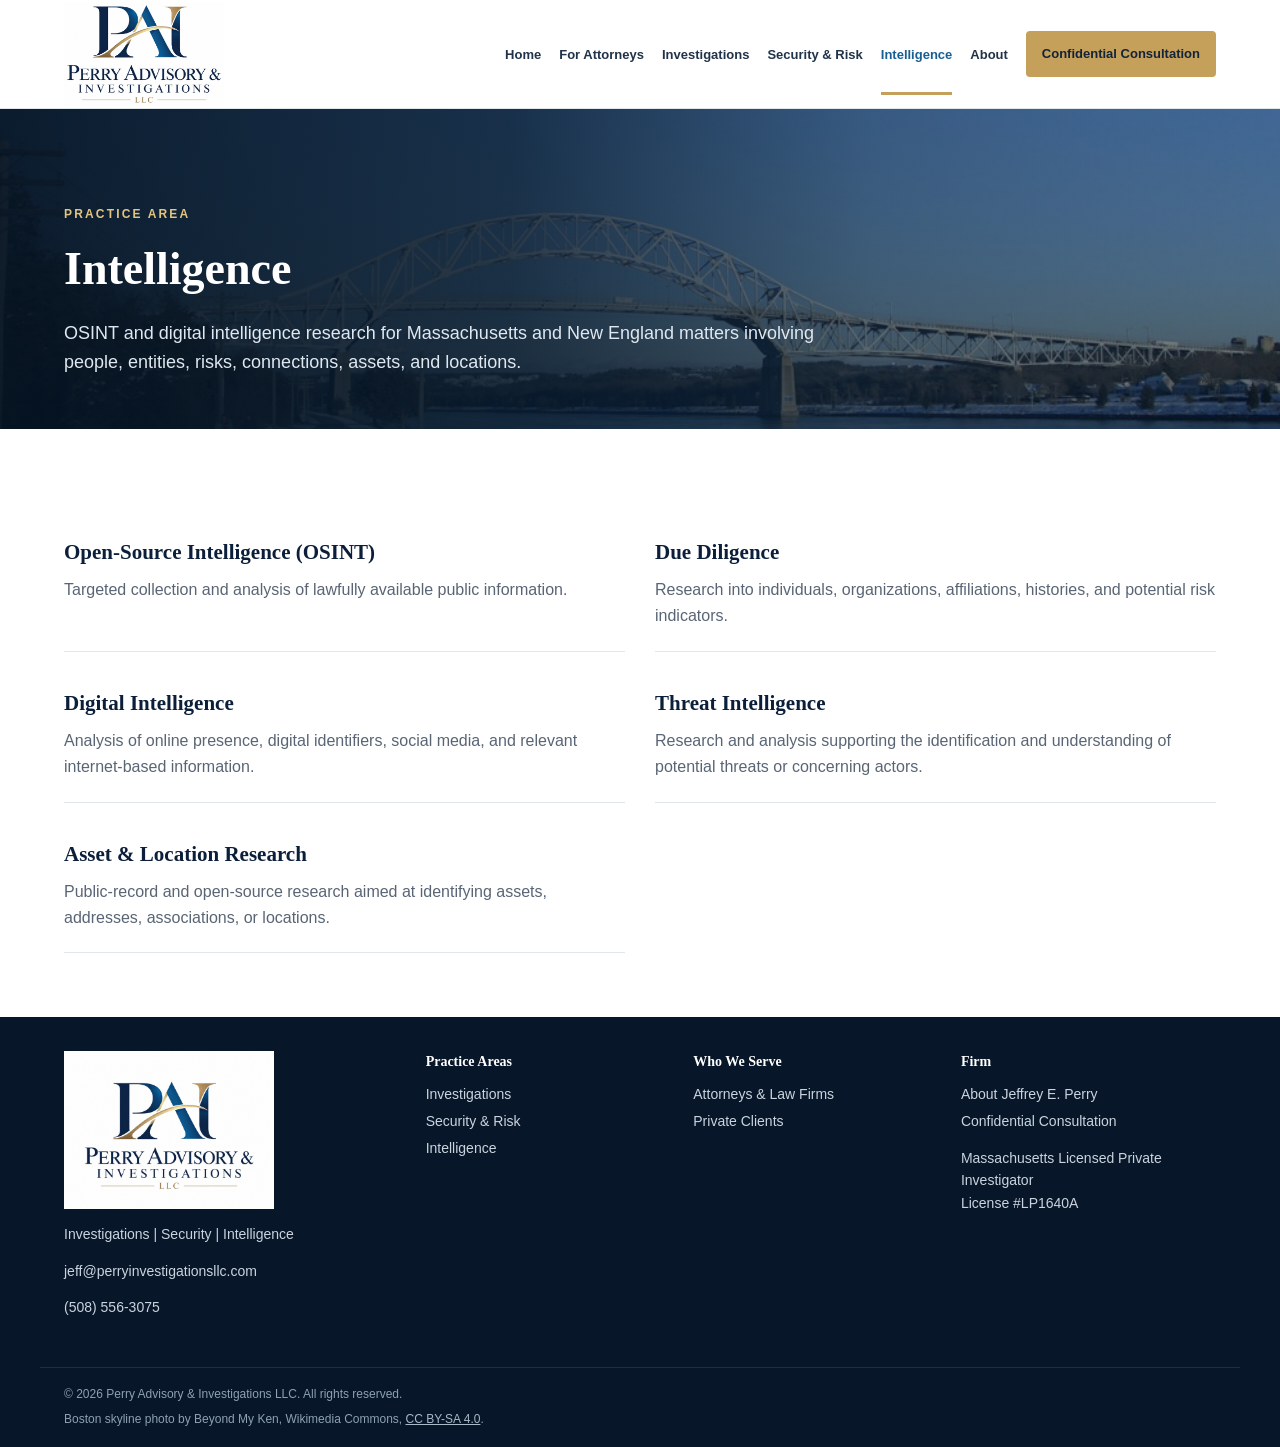
<file: intelligence.html>
<!DOCTYPE html>

<html lang="en"><head><meta charset="utf-8"/><meta content="width=device-width,initial-scale=1" name="viewport"/><title>Massachusetts OSINT &amp; Digital Intelligence | Perry Advisory</title><link href="site.css" rel="stylesheet"/><link href="https://perryinvestigationsllc.com/intelligence.html" rel="canonical"/><meta content="OSINT, due diligence, digital intelligence, threat intelligence, and asset and location research for Massachusetts legal, corporate, and private matters." name="description"/><meta content="index,follow,max-image-preview:large,max-snippet:-1,max-video-preview:-1" name="robots"/><meta content="Perry Advisory &amp; Investigations LLC" name="author"/><meta content="#071d33" name="theme-color"/><meta content="website" property="og:type"/><meta content="Perry Advisory &amp; Investigations" property="og:site_name"/><meta content="Massachusetts OSINT &amp; Digital Intelligence | Perry Advisory" property="og:title"/><meta content="OSINT, due diligence, digital intelligence, threat intelligence, and asset and location research for Massachusetts legal, corporate, and private matters." property="og:description"/><meta content="https://perryinvestigationsllc.com/intelligence.html" property="og:url"/><meta content="https://perryinvestigationsllc.com/pai-logo-header.png" property="og:image"/><meta content="Perry Advisory &amp; Investigations LLC" property="og:image:alt"/><meta content="summary" name="twitter:card"/><meta content="Massachusetts OSINT &amp; Digital Intelligence | Perry Advisory" name="twitter:title"/><meta content="OSINT, due diligence, digital intelligence, threat intelligence, and asset and location research for Massachusetts legal, corporate, and private matters." name="twitter:description"/><meta content="https://perryinvestigationsllc.com/pai-logo-header.png" name="twitter:image"/><script type="application/ld+json">{"@context":"https://schema.org","@graph":[{"@type":"Organization","@id":"https://perryinvestigationsllc.com/#organization","name":"Perry Advisory & Investigations LLC","alternateName":"Perry Advisory & Investigations","url":"https://perryinvestigationsllc.com/","logo":"https://perryinvestigationsllc.com/pai-logo-header.png","image":"https://perryinvestigationsllc.com/pai-logo-header.png","telephone":"+1-508-556-3075","email":"jeff@perryinvestigationsllc.com","areaServed":[{"@type":"State","name":"Massachusetts"},{"@type":"Place","name":"New England"}],"founder":{"@id":"https://perryinvestigationsllc.com/about.html#jeffrey-perry"},"knowsAbout":["Private investigations","Litigation investigations","Witness interviews","Internal investigations","Digital investigations","Cyber investigations","Corporate security assessments","Threat assessments","Workplace violence investigations","Open-source intelligence","Due diligence"],"hasCredential":{"@type":"EducationalOccupationalCredential","credentialCategory":"license","name":"Massachusetts Private Investigator License #LP1640A"},"legalName":"Perry Advisory & Investigations LLC"},{"@type":"WebSite","@id":"https://perryinvestigationsllc.com/#website","url":"https://perryinvestigationsllc.com/","name":"Perry Advisory & Investigations","publisher":{"@id":"https://perryinvestigationsllc.com/#organization"},"inLanguage":"en-US"},{"@type":"Person","@id":"https://perryinvestigationsllc.com/about.html#jeffrey-perry","name":"Jeffrey E. Perry","jobTitle":"Founder & CEO","worksFor":{"@id":"https://perryinvestigationsllc.com/#organization"},"image":"https://perryinvestigationsllc.com/jeffrey-perry.webp","description":"Massachusetts licensed private investigator and former Massachusetts State Police Captain with more than 25 years of public-service and investigative experience.","hasCredential":[{"@type":"EducationalOccupationalCredential","credentialCategory":"license","name":"Massachusetts Private Investigator License #LP1640A"},{"@type":"EducationalOccupationalCredential","credentialCategory":"degree","name":"M.S. Criminal Justice, Westfield State University"}]},{"@type":"WebPage","@id":"https://perryinvestigationsllc.com/intelligence.html#webpage","url":"https://perryinvestigationsllc.com/intelligence.html","name":"Massachusetts OSINT & Digital Intelligence | Perry Advisory","description":"OSINT, due diligence, digital intelligence, threat intelligence, and asset and location research for Massachusetts legal, corporate, and private matters.","isPartOf":{"@id":"https://perryinvestigationsllc.com/#website"},"about":{"@id":"https://perryinvestigationsllc.com/#organization"},"inLanguage":"en-US"},{"@type":"BreadcrumbList","@id":"https://perryinvestigationsllc.com/intelligence.html#breadcrumb","itemListElement":[{"@type":"ListItem","position":1,"name":"Home","item":"https://perryinvestigationsllc.com/"},{"@type":"ListItem","position":2,"name":"Intelligence","item":"https://perryinvestigationsllc.com/intelligence.html"}]},{"@type":"Service","@id":"https://perryinvestigationsllc.com/intelligence.html#service","name":"Open-Source Intelligence and Due Diligence","provider":{"@id":"https://perryinvestigationsllc.com/#organization"},"areaServed":[{"@type":"State","name":"Massachusetts"},{"@type":"Place","name":"New England"}],"url":"https://perryinvestigationsllc.com/intelligence.html","description":"OSINT, due diligence, digital intelligence, threat intelligence, and asset and location research for Massachusetts legal, corporate, and private matters."}]}</script><link href="favicon.png" rel="icon" type="image/png"/><link href="apple-touch-icon.png" rel="apple-touch-icon"/></head><body><a class="skip" href="#main">Skip to content</a><header><div class="container topbar"><a aria-label="Perry Advisory &amp; Investigations home" class="brand" href="index.html"><img alt="Perry Advisory &amp; Investigations LLC" decoding="async" fetchpriority="high" height="389" src="pai-logo-header.png" width="600"/></a><button aria-controls="site-nav" aria-expanded="false" aria-label="Open navigation" class="menu-btn">☰</button><nav class="nav" id="site-nav"><a class="" href="index.html">Home</a><a class="" href="attorneys.html">For Attorneys</a><a class="" href="investigations.html">Investigations</a><a class="" href="security.html">Security &amp; Risk</a><a class="active" href="intelligence.html">Intelligence</a><a class="" href="about.html">About</a><a class="nav-cta" href="consultation.html">Confidential Consultation</a></nav></div></header><main id="main"><section class="page-hero page-hero-intelligence"><div class="container"><div class="eyebrow">Practice Area</div><h1>Intelligence</h1><p>OSINT and digital intelligence research for Massachusetts and New England matters involving people, entities, risks, connections, assets, and locations.</p></div></section><section class="section"><div class="container"><div class="service-list"><div class="service-item"><h3>Open-Source Intelligence (OSINT)</h3><p>Targeted collection and analysis of lawfully available public information.</p></div><div class="service-item"><h3>Due Diligence</h3><p>Research into individuals, organizations, affiliations, histories, and potential risk indicators.</p></div><div class="service-item"><h3>Digital Intelligence</h3><p>Analysis of online presence, digital identifiers, social media, and relevant internet-based information.</p></div><div class="service-item"><h3>Threat Intelligence</h3><p>Research and analysis supporting the identification and understanding of potential threats or concerning actors.</p></div><div class="service-item"><h3>Asset &amp; Location Research</h3><p>Public-record and open-source research aimed at identifying assets, addresses, associations, or locations.</p></div></div></div></section></main><footer><div class="container footer-inner"><div><img alt="" class="footer-logo" decoding="async" height="488" loading="lazy" src="pai-logo.png" width="650"/><p>Investigations | Security | Intelligence</p><p><a href="mailto:jeff@perryinvestigationsllc.com">jeff@perryinvestigationsllc.com</a></p><p><a href="tel:+15085563075">(508) 556-3075</a></p></div><div><h4>Practice Areas</h4><a href="investigations.html">Investigations</a><a href="security.html">Security &amp; Risk</a><a href="intelligence.html">Intelligence</a></div><div><h4>Who We Serve</h4><a href="attorneys.html">Attorneys &amp; Law Firms</a><a href="private-clients.html">Private Clients</a></div><div><h4>Firm</h4><a href="about.html">About Jeffrey E. Perry</a><a href="consultation.html">Confidential Consultation</a><p>Massachusetts Licensed Private Investigator<br/>License #LP1640A</p></div></div><div class="container footer-bottom">© 2026 Perry Advisory &amp; Investigations LLC. All rights reserved.<div class="credit">Boston skyline photo by Beyond My Ken, Wikimedia Commons, <a href="https://creativecommons.org/licenses/by-sa/4.0/" rel="noopener" target="_blank">CC BY-SA 4.0</a>.</div></div></footer><script defer="True" src="site.js"></script></body></html>
</file>
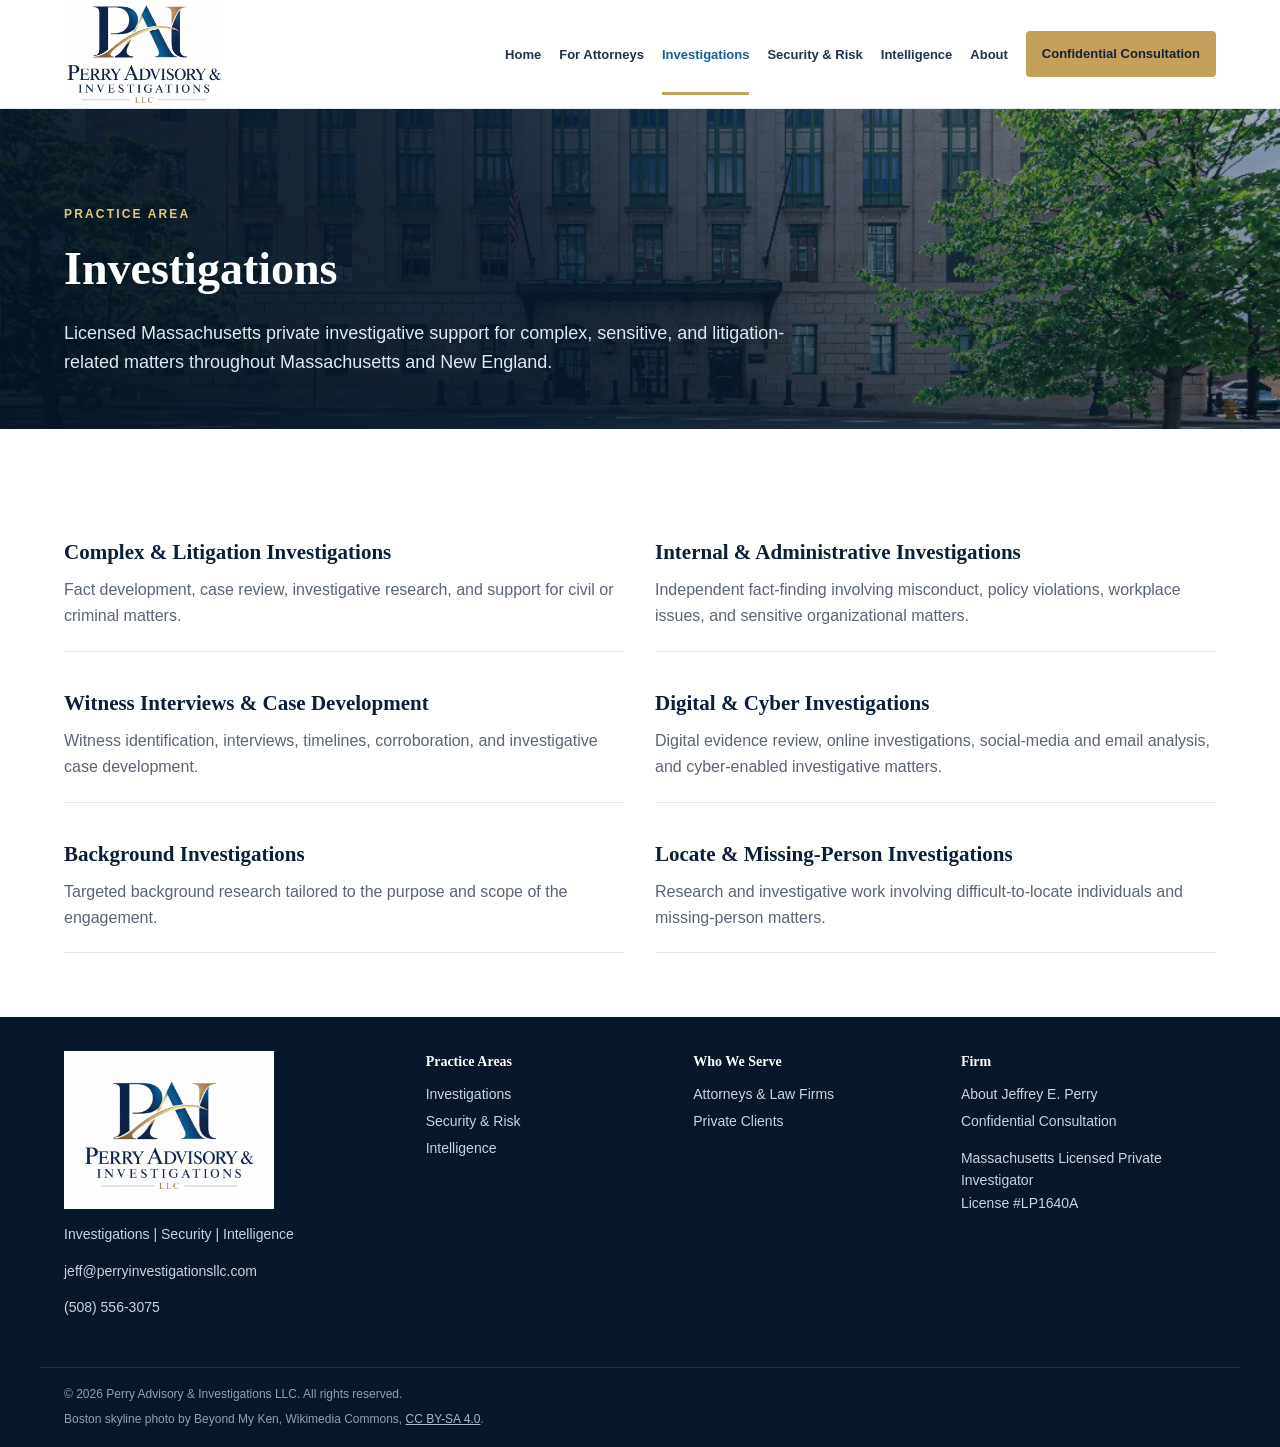
<file: investigations.html>
<!DOCTYPE html>

<html lang="en"><head><meta charset="utf-8"/><meta content="width=device-width,initial-scale=1" name="viewport"/><title>Massachusetts Private Investigator | Complex Investigations</title><link href="site.css" rel="stylesheet"/><link href="https://perryinvestigationsllc.com/investigations.html" rel="canonical"/><meta content="Massachusetts private investigator for complex, litigation, internal, witness, digital, background, locate, and missing-person investigations." name="description"/><meta content="index,follow,max-image-preview:large,max-snippet:-1,max-video-preview:-1" name="robots"/><meta content="Perry Advisory &amp; Investigations LLC" name="author"/><meta content="#071d33" name="theme-color"/><meta content="website" property="og:type"/><meta content="Perry Advisory &amp; Investigations" property="og:site_name"/><meta content="Massachusetts Private Investigator | Complex Investigations" property="og:title"/><meta content="Massachusetts private investigator for complex, litigation, internal, witness, digital, background, locate, and missing-person investigations." property="og:description"/><meta content="https://perryinvestigationsllc.com/investigations.html" property="og:url"/><meta content="https://perryinvestigationsllc.com/pai-logo-header.png" property="og:image"/><meta content="Perry Advisory &amp; Investigations LLC" property="og:image:alt"/><meta content="summary" name="twitter:card"/><meta content="Massachusetts Private Investigator | Complex Investigations" name="twitter:title"/><meta content="Massachusetts private investigator for complex, litigation, internal, witness, digital, background, locate, and missing-person investigations." name="twitter:description"/><meta content="https://perryinvestigationsllc.com/pai-logo-header.png" name="twitter:image"/><script type="application/ld+json">{"@context":"https://schema.org","@graph":[{"@type":"Organization","@id":"https://perryinvestigationsllc.com/#organization","name":"Perry Advisory & Investigations LLC","alternateName":"Perry Advisory & Investigations","url":"https://perryinvestigationsllc.com/","logo":"https://perryinvestigationsllc.com/pai-logo-header.png","image":"https://perryinvestigationsllc.com/pai-logo-header.png","telephone":"+1-508-556-3075","email":"jeff@perryinvestigationsllc.com","areaServed":[{"@type":"State","name":"Massachusetts"},{"@type":"Place","name":"New England"}],"founder":{"@id":"https://perryinvestigationsllc.com/about.html#jeffrey-perry"},"knowsAbout":["Private investigations","Litigation investigations","Witness interviews","Internal investigations","Digital investigations","Cyber investigations","Corporate security assessments","Threat assessments","Workplace violence investigations","Open-source intelligence","Due diligence"],"hasCredential":{"@type":"EducationalOccupationalCredential","credentialCategory":"license","name":"Massachusetts Private Investigator License #LP1640A"},"legalName":"Perry Advisory & Investigations LLC"},{"@type":"WebSite","@id":"https://perryinvestigationsllc.com/#website","url":"https://perryinvestigationsllc.com/","name":"Perry Advisory & Investigations","publisher":{"@id":"https://perryinvestigationsllc.com/#organization"},"inLanguage":"en-US"},{"@type":"Person","@id":"https://perryinvestigationsllc.com/about.html#jeffrey-perry","name":"Jeffrey E. Perry","jobTitle":"Founder & CEO","worksFor":{"@id":"https://perryinvestigationsllc.com/#organization"},"image":"https://perryinvestigationsllc.com/jeffrey-perry.webp","description":"Massachusetts licensed private investigator and former Massachusetts State Police Captain with more than 25 years of public-service and investigative experience.","hasCredential":[{"@type":"EducationalOccupationalCredential","credentialCategory":"license","name":"Massachusetts Private Investigator License #LP1640A"},{"@type":"EducationalOccupationalCredential","credentialCategory":"degree","name":"M.S. Criminal Justice, Westfield State University"}]},{"@type":"WebPage","@id":"https://perryinvestigationsllc.com/investigations.html#webpage","url":"https://perryinvestigationsllc.com/investigations.html","name":"Massachusetts Private Investigator | Complex Investigations","description":"Massachusetts private investigator for complex, litigation, internal, witness, digital, background, locate, and missing-person investigations.","isPartOf":{"@id":"https://perryinvestigationsllc.com/#website"},"about":{"@id":"https://perryinvestigationsllc.com/#organization"},"inLanguage":"en-US"},{"@type":"BreadcrumbList","@id":"https://perryinvestigationsllc.com/investigations.html#breadcrumb","itemListElement":[{"@type":"ListItem","position":1,"name":"Home","item":"https://perryinvestigationsllc.com/"},{"@type":"ListItem","position":2,"name":"Investigations","item":"https://perryinvestigationsllc.com/investigations.html"}]},{"@type":"Service","@id":"https://perryinvestigationsllc.com/investigations.html#service","name":"Private Investigation Services","provider":{"@id":"https://perryinvestigationsllc.com/#organization"},"areaServed":[{"@type":"State","name":"Massachusetts"},{"@type":"Place","name":"New England"}],"url":"https://perryinvestigationsllc.com/investigations.html","description":"Massachusetts private investigator for complex, litigation, internal, witness, digital, background, locate, and missing-person investigations."}]}</script><link href="favicon.png" rel="icon" type="image/png"/><link href="apple-touch-icon.png" rel="apple-touch-icon"/></head><body><a class="skip" href="#main">Skip to content</a><header><div class="container topbar"><a aria-label="Perry Advisory &amp; Investigations home" class="brand" href="index.html"><img alt="Perry Advisory &amp; Investigations LLC" decoding="async" fetchpriority="high" height="389" src="pai-logo-header.png" width="600"/></a><button aria-controls="site-nav" aria-expanded="false" aria-label="Open navigation" class="menu-btn">☰</button><nav class="nav" id="site-nav"><a class="" href="index.html">Home</a><a class="" href="attorneys.html">For Attorneys</a><a class="active" href="investigations.html">Investigations</a><a class="" href="security.html">Security &amp; Risk</a><a class="" href="intelligence.html">Intelligence</a><a class="" href="about.html">About</a><a class="nav-cta" href="consultation.html">Confidential Consultation</a></nav></div></header><main id="main"><section class="page-hero page-hero-investigations"><div class="container"><div class="eyebrow">Practice Area</div><h1>Investigations</h1><p>Licensed Massachusetts private investigative support for complex, sensitive, and litigation-related matters throughout Massachusetts and New England.</p></div></section><section class="section"><div class="container"><div class="service-list"><div class="service-item"><h3>Complex &amp; Litigation Investigations</h3><p>Fact development, case review, investigative research, and support for civil or criminal matters.</p></div><div class="service-item"><h3>Internal &amp; Administrative Investigations</h3><p>Independent fact-finding involving misconduct, policy violations, workplace issues, and sensitive organizational matters.</p></div><div class="service-item"><h3>Witness Interviews &amp; Case Development</h3><p>Witness identification, interviews, timelines, corroboration, and investigative case development.</p></div><div class="service-item"><h3>Digital &amp; Cyber Investigations</h3><p>Digital evidence review, online investigations, social-media and email analysis, and cyber-enabled investigative matters.</p></div><div class="service-item"><h3>Background Investigations</h3><p>Targeted background research tailored to the purpose and scope of the engagement.</p></div><div class="service-item"><h3>Locate &amp; Missing-Person Investigations</h3><p>Research and investigative work involving difficult-to-locate individuals and missing-person matters.</p></div></div></div></section></main><footer><div class="container footer-inner"><div><img alt="" class="footer-logo" decoding="async" height="488" loading="lazy" src="pai-logo.png" width="650"/><p>Investigations | Security | Intelligence</p><p><a href="mailto:jeff@perryinvestigationsllc.com">jeff@perryinvestigationsllc.com</a></p><p><a href="tel:+15085563075">(508) 556-3075</a></p></div><div><h4>Practice Areas</h4><a href="investigations.html">Investigations</a><a href="security.html">Security &amp; Risk</a><a href="intelligence.html">Intelligence</a></div><div><h4>Who We Serve</h4><a href="attorneys.html">Attorneys &amp; Law Firms</a><a href="private-clients.html">Private Clients</a></div><div><h4>Firm</h4><a href="about.html">About Jeffrey E. Perry</a><a href="consultation.html">Confidential Consultation</a><p>Massachusetts Licensed Private Investigator<br/>License #LP1640A</p></div></div><div class="container footer-bottom">© 2026 Perry Advisory &amp; Investigations LLC. All rights reserved.<div class="credit">Boston skyline photo by Beyond My Ken, Wikimedia Commons, <a href="https://creativecommons.org/licenses/by-sa/4.0/" rel="noopener" target="_blank">CC BY-SA 4.0</a>.</div></div></footer><script defer="True" src="site.js"></script></body></html>
</file>
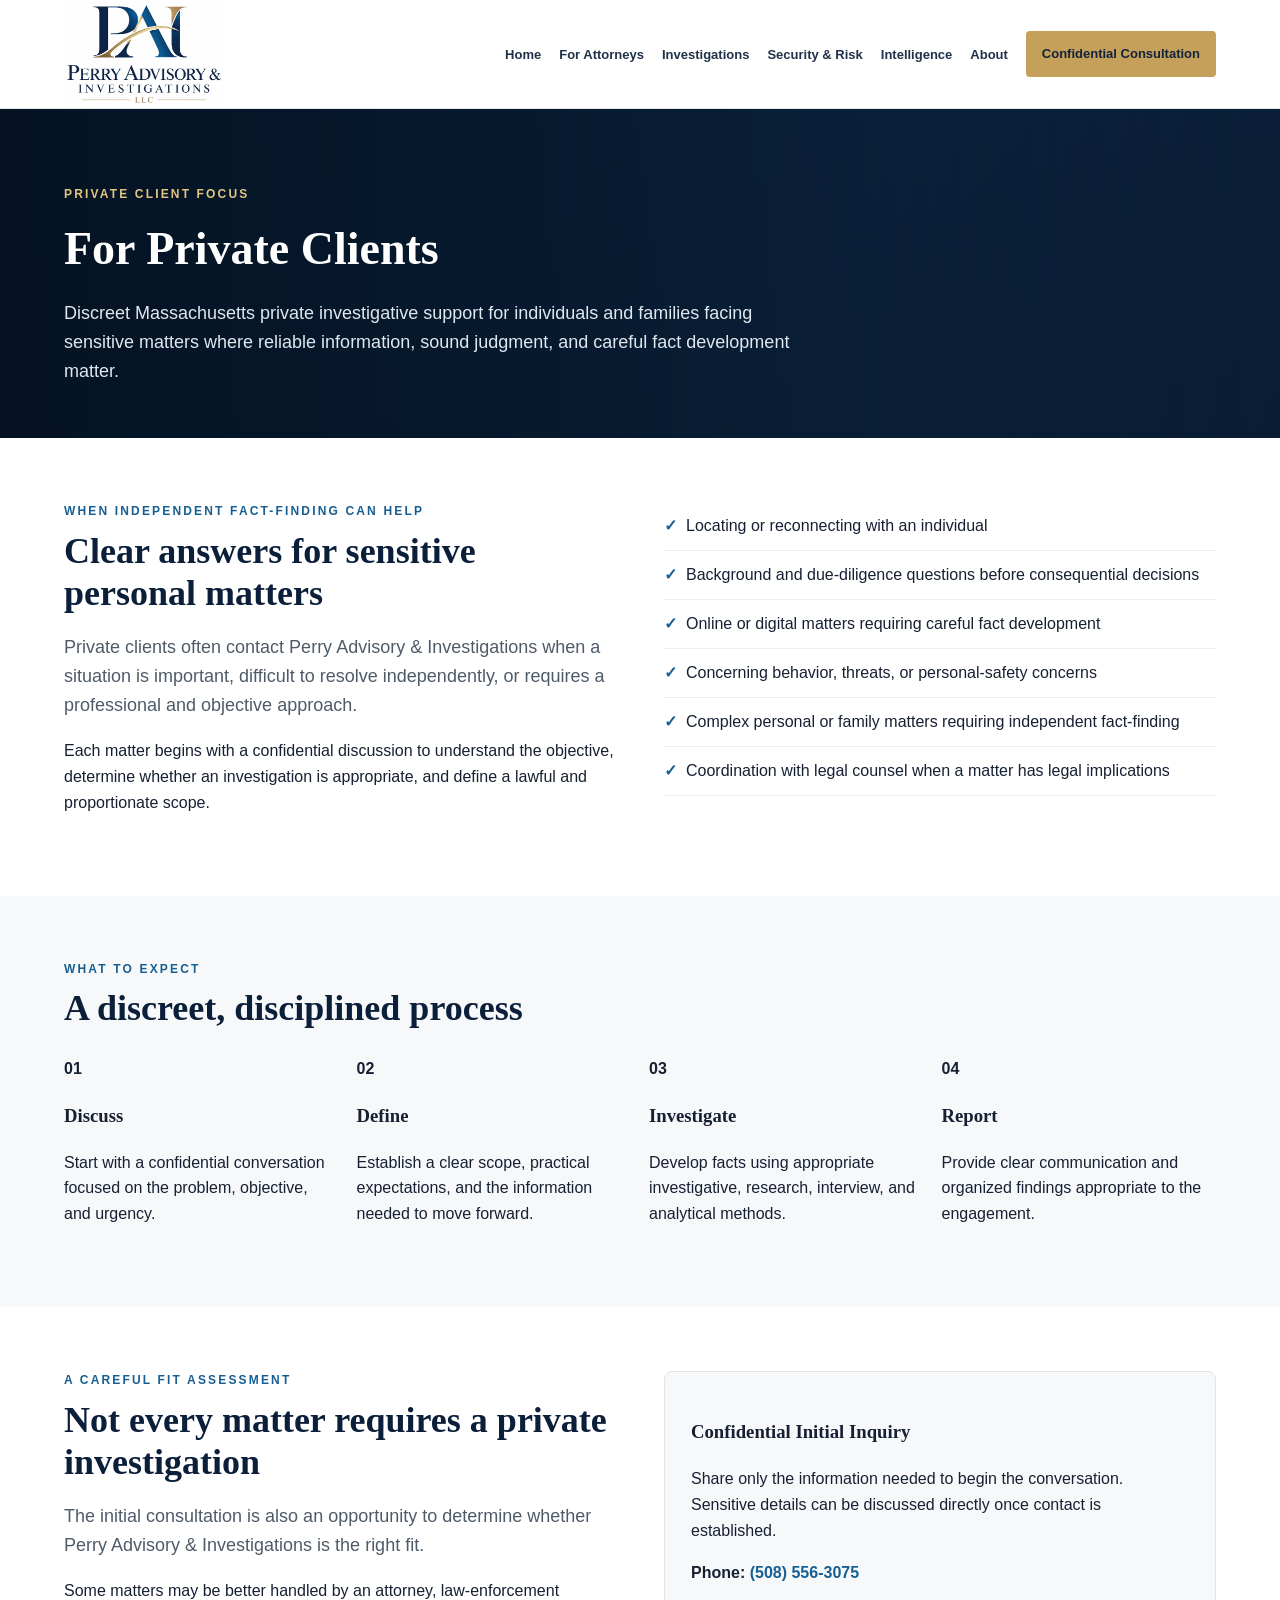
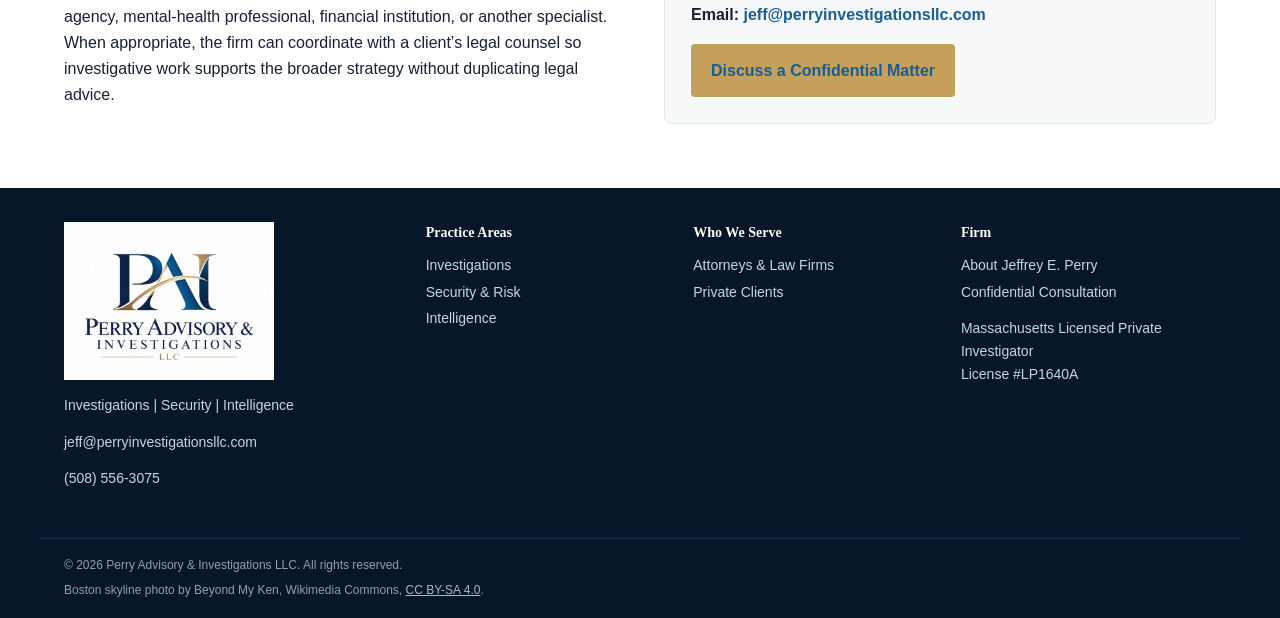
<file: private-clients.html>
<!DOCTYPE html>

<html lang="en"><head><meta charset="utf-8"/><meta content="width=device-width,initial-scale=1" name="viewport"/><title>Private Investigator for Massachusetts Clients | Perry Advisory</title><link href="site.css" rel="stylesheet"/><link href="https://perryinvestigationsllc.com/private-clients.html" rel="canonical"/><meta content="Discreet Massachusetts private investigation services for individuals and families facing sensitive personal, background, online, locate, or safety-related matters." name="description"/><meta content="index,follow,max-image-preview:large,max-snippet:-1,max-video-preview:-1" name="robots"/><meta content="Perry Advisory &amp; Investigations LLC" name="author"/><meta content="#071d33" name="theme-color"/><meta content="website" property="og:type"/><meta content="Perry Advisory &amp; Investigations" property="og:site_name"/><meta content="Private Investigator for Massachusetts Clients | Perry Advisory" property="og:title"/><meta content="Discreet Massachusetts private investigation services for individuals and families facing sensitive personal, background, online, locate, or safety-related matters." property="og:description"/><meta content="https://perryinvestigationsllc.com/private-clients.html" property="og:url"/><meta content="https://perryinvestigationsllc.com/pai-logo-header.png" property="og:image"/><meta content="Perry Advisory &amp; Investigations LLC" property="og:image:alt"/><meta content="summary" name="twitter:card"/><meta content="Private Investigator for Massachusetts Clients | Perry Advisory" name="twitter:title"/><meta content="Discreet Massachusetts private investigation services for individuals and families facing sensitive personal, background, online, locate, or safety-related matters." name="twitter:description"/><meta content="https://perryinvestigationsllc.com/pai-logo-header.png" name="twitter:image"/><script type="application/ld+json">{"@context":"https://schema.org","@graph":[{"@type":"Organization","@id":"https://perryinvestigationsllc.com/#organization","name":"Perry Advisory & Investigations LLC","alternateName":"Perry Advisory & Investigations","url":"https://perryinvestigationsllc.com/","logo":"https://perryinvestigationsllc.com/pai-logo-header.png","image":"https://perryinvestigationsllc.com/pai-logo-header.png","telephone":"+1-508-556-3075","email":"jeff@perryinvestigationsllc.com","areaServed":[{"@type":"State","name":"Massachusetts"},{"@type":"Place","name":"New England"}],"founder":{"@id":"https://perryinvestigationsllc.com/about.html#jeffrey-perry"},"knowsAbout":["Private investigations","Litigation investigations","Witness interviews","Internal investigations","Digital investigations","Cyber investigations","Corporate security assessments","Threat assessments","Workplace violence investigations","Open-source intelligence","Due diligence"],"hasCredential":{"@type":"EducationalOccupationalCredential","credentialCategory":"license","name":"Massachusetts Private Investigator License #LP1640A"},"legalName":"Perry Advisory & Investigations LLC"},{"@type":"WebSite","@id":"https://perryinvestigationsllc.com/#website","url":"https://perryinvestigationsllc.com/","name":"Perry Advisory & Investigations","publisher":{"@id":"https://perryinvestigationsllc.com/#organization"},"inLanguage":"en-US"},{"@type":"Person","@id":"https://perryinvestigationsllc.com/about.html#jeffrey-perry","name":"Jeffrey E. Perry","jobTitle":"Founder & CEO","worksFor":{"@id":"https://perryinvestigationsllc.com/#organization"},"image":"https://perryinvestigationsllc.com/jeffrey-perry.webp","description":"Massachusetts licensed private investigator and former Massachusetts State Police Captain with more than 25 years of public-service and investigative experience.","hasCredential":[{"@type":"EducationalOccupationalCredential","credentialCategory":"license","name":"Massachusetts Private Investigator License #LP1640A"},{"@type":"EducationalOccupationalCredential","credentialCategory":"degree","name":"M.S. Criminal Justice, Westfield State University"}]},{"@type":"WebPage","@id":"https://perryinvestigationsllc.com/private-clients.html#webpage","url":"https://perryinvestigationsllc.com/private-clients.html","name":"Private Investigator for Massachusetts Clients | Perry Advisory","description":"Discreet Massachusetts private investigation services for individuals and families facing sensitive personal, background, online, locate, or safety-related matters.","isPartOf":{"@id":"https://perryinvestigationsllc.com/#website"},"about":{"@id":"https://perryinvestigationsllc.com/#organization"},"inLanguage":"en-US"},{"@type":"BreadcrumbList","@id":"https://perryinvestigationsllc.com/private-clients.html#breadcrumb","itemListElement":[{"@type":"ListItem","position":1,"name":"Home","item":"https://perryinvestigationsllc.com/"},{"@type":"ListItem","position":2,"name":"For Private Clients","item":"https://perryinvestigationsllc.com/private-clients.html"}]},{"@type":"Service","@id":"https://perryinvestigationsllc.com/private-clients.html#service","name":"Private Investigation Services for Individuals and Families","provider":{"@id":"https://perryinvestigationsllc.com/#organization"},"areaServed":[{"@type":"State","name":"Massachusetts"},{"@type":"Place","name":"New England"}],"url":"https://perryinvestigationsllc.com/private-clients.html","description":"Discreet Massachusetts private investigation services for individuals and families facing sensitive personal, background, online, locate, or safety-related matters."}]}</script><link href="favicon.png" rel="icon" type="image/png"/><link href="apple-touch-icon.png" rel="apple-touch-icon"/></head><body><a class="skip" href="#main">Skip to content</a><header><div class="container topbar"><a aria-label="Perry Advisory &amp; Investigations home" class="brand" href="index.html"><img alt="Perry Advisory &amp; Investigations LLC" decoding="async" fetchpriority="high" height="389" src="pai-logo-header.png" width="600"/></a><button aria-controls="site-nav" aria-expanded="false" aria-label="Open navigation" class="menu-btn">☰</button><nav class="nav" id="site-nav"><a class="" href="index.html">Home</a><a class="" href="attorneys.html">For Attorneys</a><a class="" href="investigations.html">Investigations</a><a class="" href="security.html">Security &amp; Risk</a><a class="" href="intelligence.html">Intelligence</a><a class="" href="about.html">About</a><a class="nav-cta" href="consultation.html">Confidential Consultation</a></nav></div></header><main id="main"><section class="page-hero"><div class="container"><div class="eyebrow">Private Client Focus</div><h1>For Private Clients</h1><p>Discreet Massachusetts private investigative support for individuals and families facing sensitive matters where reliable information, sound judgment, and careful fact development matter.</p></div></section><section class="section"><div class="container split"><div><div class="eyebrow" style="color:#175f93">When Independent Fact-Finding Can Help</div><h2>Clear answers for sensitive personal matters</h2><p class="lead">Private clients often contact Perry Advisory &amp; Investigations when a situation is important, difficult to resolve independently, or requires a professional and objective approach.</p><p>Each matter begins with a confidential discussion to understand the objective, determine whether an investigation is appropriate, and define a lawful and proportionate scope.</p></div><ul class="clean-list"><li>Locating or reconnecting with an individual</li><li>Background and due-diligence questions before consequential decisions</li><li>Online or digital matters requiring careful fact development</li><li>Concerning behavior, threats, or personal-safety concerns</li><li>Complex personal or family matters requiring independent fact-finding</li><li>Coordination with legal counsel when a matter has legal implications</li></ul></div></section><section class="section alt"><div class="container"><div class="eyebrow" style="color:#175f93">What to Expect</div><h2>A discreet, disciplined process</h2><div class="process"><div><strong>01</strong><h3>Discuss</h3><p>Start with a confidential conversation focused on the problem, objective, and urgency.</p></div><div><strong>02</strong><h3>Define</h3><p>Establish a clear scope, practical expectations, and the information needed to move forward.</p></div><div><strong>03</strong><h3>Investigate</h3><p>Develop facts using appropriate investigative, research, interview, and analytical methods.</p></div><div><strong>04</strong><h3>Report</h3><p>Provide clear communication and organized findings appropriate to the engagement.</p></div></div></div></section><section class="section"><div class="container split"><div><div class="eyebrow" style="color:#175f93">A Careful Fit Assessment</div><h2>Not every matter requires a private investigation</h2><p class="lead">The initial consultation is also an opportunity to determine whether Perry Advisory &amp; Investigations is the right fit.</p><p>Some matters may be better handled by an attorney, law-enforcement agency, mental-health professional, financial institution, or another specialist. When appropriate, the firm can coordinate with a client’s legal counsel so investigative work supports the broader strategy without duplicating legal advice.</p></div><div class="contact-card"><h3>Confidential Initial Inquiry</h3><p>Share only the information needed to begin the conversation. Sensitive details can be discussed directly once contact is established.</p><p><strong>Phone:</strong> <a href="tel:+15085563075">(508) 556-3075</a></p><p><strong>Email:</strong> <a href="mailto:jeff@perryinvestigationsllc.com">jeff@perryinvestigationsllc.com</a></p><a class="button" href="consultation.html">Discuss a Confidential Matter</a></div></div></section></main><footer><div class="container footer-inner"><div><img alt="" class="footer-logo" decoding="async" height="488" loading="lazy" src="pai-logo.png" width="650"/><p>Investigations | Security | Intelligence</p><p><a href="mailto:jeff@perryinvestigationsllc.com">jeff@perryinvestigationsllc.com</a></p><p><a href="tel:+15085563075">(508) 556-3075</a></p></div><div><h4>Practice Areas</h4><a href="investigations.html">Investigations</a><a href="security.html">Security &amp; Risk</a><a href="intelligence.html">Intelligence</a></div><div><h4>Who We Serve</h4><a href="attorneys.html">Attorneys &amp; Law Firms</a><a href="private-clients.html">Private Clients</a></div><div><h4>Firm</h4><a href="about.html">About Jeffrey E. Perry</a><a href="consultation.html">Confidential Consultation</a><p>Massachusetts Licensed Private Investigator<br/>License #LP1640A</p></div></div><div class="container footer-bottom">© 2026 Perry Advisory &amp; Investigations LLC. All rights reserved.<div class="credit">Boston skyline photo by Beyond My Ken, Wikimedia Commons, <a href="https://creativecommons.org/licenses/by-sa/4.0/" rel="noopener" target="_blank">CC BY-SA 4.0</a>.</div></div></footer><script defer="True" src="site.js"></script></body></html>
</file>
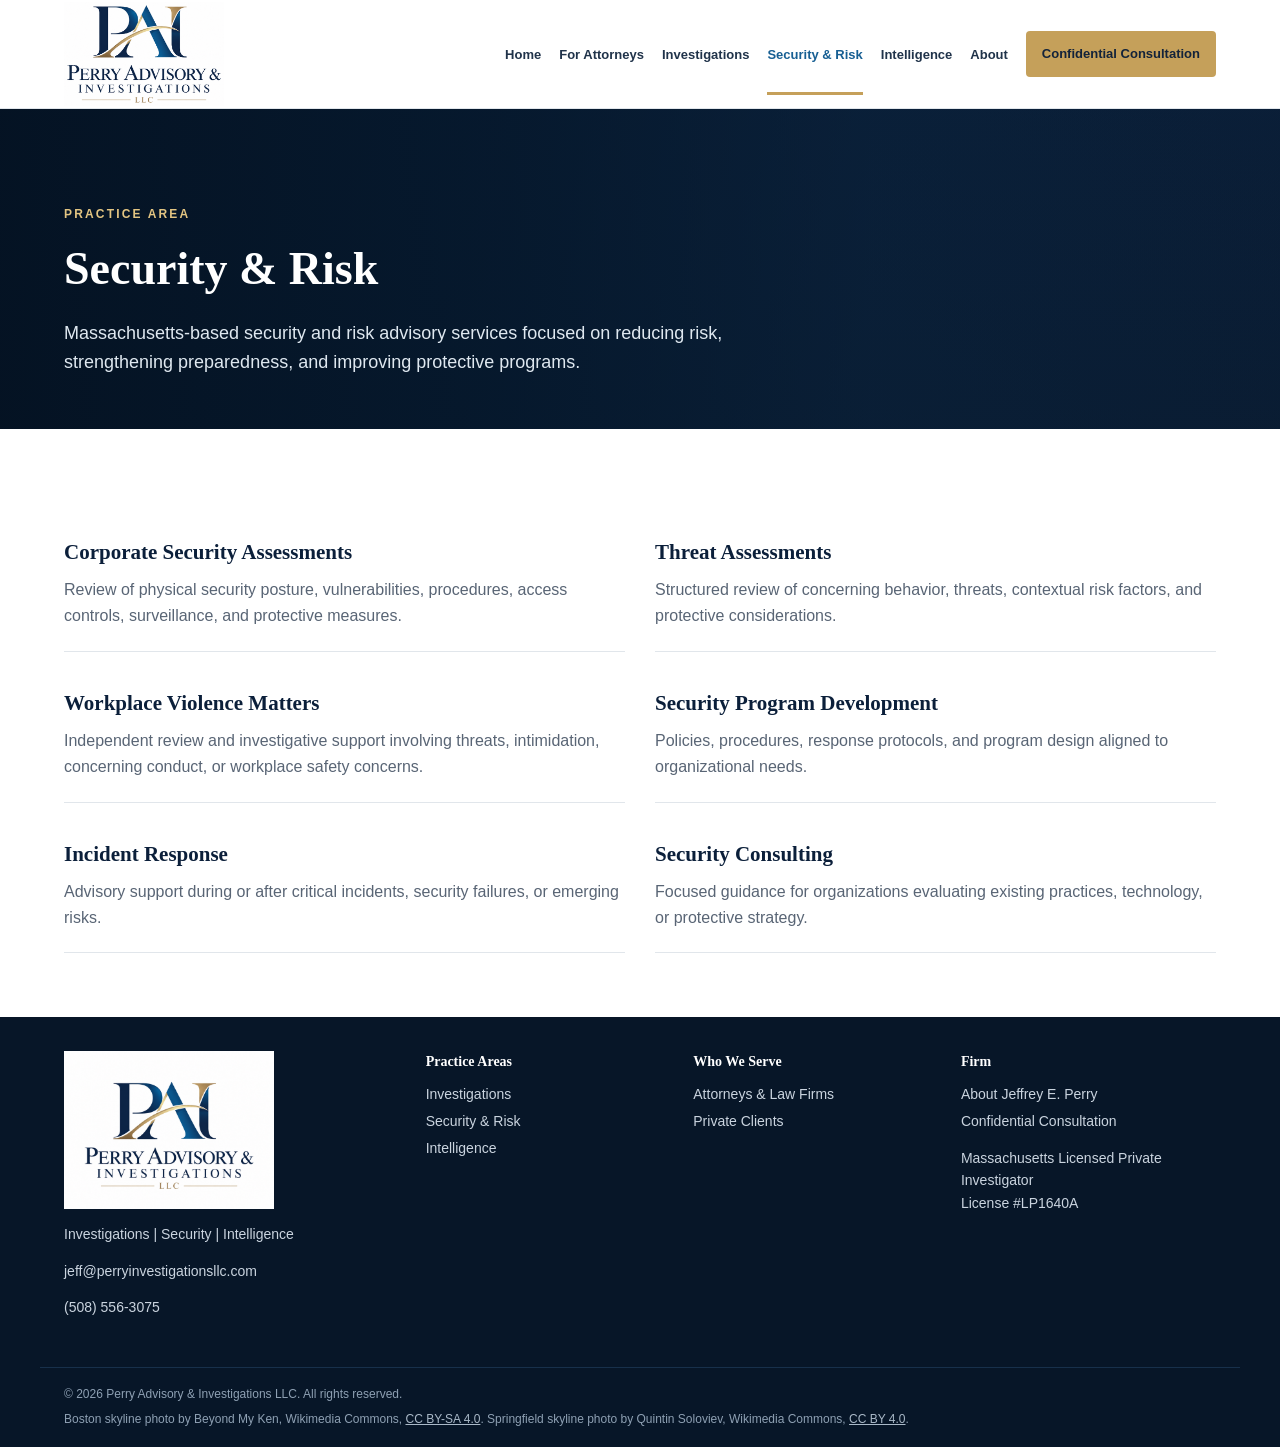
<file: security.html>
<!DOCTYPE html>

<html lang="en"><head><meta charset="utf-8"/><meta content="width=device-width,initial-scale=1" name="viewport"/><title>Massachusetts Security &amp; Risk Consultant | Perry Advisory</title><link href="site.css" rel="stylesheet"/><link crossorigin="" href="https://upload.wikimedia.org" rel="preconnect"/><link href="https://perryinvestigationsllc.com/security.html" rel="canonical"/><meta content="Security assessments, threat assessments, workplace violence investigations, incident response, and security program consulting for Massachusetts organizations." name="description"/><meta content="index,follow,max-image-preview:large,max-snippet:-1,max-video-preview:-1" name="robots"/><meta content="Perry Advisory &amp; Investigations LLC" name="author"/><meta content="#071d33" name="theme-color"/><meta content="website" property="og:type"/><meta content="Perry Advisory &amp; Investigations" property="og:site_name"/><meta content="Massachusetts Security &amp; Risk Consultant | Perry Advisory" property="og:title"/><meta content="Security assessments, threat assessments, workplace violence investigations, incident response, and security program consulting for Massachusetts organizations." property="og:description"/><meta content="https://perryinvestigationsllc.com/security.html" property="og:url"/><meta content="https://perryinvestigationsllc.com/pai-logo-header.png" property="og:image"/><meta content="Perry Advisory &amp; Investigations LLC" property="og:image:alt"/><meta content="summary" name="twitter:card"/><meta content="Massachusetts Security &amp; Risk Consultant | Perry Advisory" name="twitter:title"/><meta content="Security assessments, threat assessments, workplace violence investigations, incident response, and security program consulting for Massachusetts organizations." name="twitter:description"/><meta content="https://perryinvestigationsllc.com/pai-logo-header.png" name="twitter:image"/><script type="application/ld+json">{"@context":"https://schema.org","@graph":[{"@type":"Organization","@id":"https://perryinvestigationsllc.com/#organization","name":"Perry Advisory & Investigations LLC","alternateName":"Perry Advisory & Investigations","url":"https://perryinvestigationsllc.com/","logo":"https://perryinvestigationsllc.com/pai-logo-header.png","image":"https://perryinvestigationsllc.com/pai-logo-header.png","telephone":"+1-508-556-3075","email":"jeff@perryinvestigationsllc.com","areaServed":[{"@type":"State","name":"Massachusetts"},{"@type":"Place","name":"New England"}],"founder":{"@id":"https://perryinvestigationsllc.com/about.html#jeffrey-perry"},"knowsAbout":["Private investigations","Litigation investigations","Witness interviews","Internal investigations","Digital investigations","Cyber investigations","Corporate security assessments","Threat assessments","Workplace violence investigations","Open-source intelligence","Due diligence"],"hasCredential":{"@type":"EducationalOccupationalCredential","credentialCategory":"license","name":"Massachusetts Private Investigator License #LP1640A"},"legalName":"Perry Advisory & Investigations LLC"},{"@type":"WebSite","@id":"https://perryinvestigationsllc.com/#website","url":"https://perryinvestigationsllc.com/","name":"Perry Advisory & Investigations","publisher":{"@id":"https://perryinvestigationsllc.com/#organization"},"inLanguage":"en-US"},{"@type":"Person","@id":"https://perryinvestigationsllc.com/about.html#jeffrey-perry","name":"Jeffrey E. Perry","jobTitle":"Founder & CEO","worksFor":{"@id":"https://perryinvestigationsllc.com/#organization"},"image":"https://perryinvestigationsllc.com/jeffrey-perry.webp","description":"Massachusetts licensed private investigator and former Massachusetts State Police Captain with more than 25 years of public-service and investigative experience.","hasCredential":[{"@type":"EducationalOccupationalCredential","credentialCategory":"license","name":"Massachusetts Private Investigator License #LP1640A"},{"@type":"EducationalOccupationalCredential","credentialCategory":"degree","name":"M.S. Criminal Justice, Westfield State University"}]},{"@type":"WebPage","@id":"https://perryinvestigationsllc.com/security.html#webpage","url":"https://perryinvestigationsllc.com/security.html","name":"Massachusetts Security & Risk Consultant | Perry Advisory","description":"Security assessments, threat assessments, workplace violence investigations, incident response, and security program consulting for Massachusetts organizations.","isPartOf":{"@id":"https://perryinvestigationsllc.com/#website"},"about":{"@id":"https://perryinvestigationsllc.com/#organization"},"inLanguage":"en-US"},{"@type":"BreadcrumbList","@id":"https://perryinvestigationsllc.com/security.html#breadcrumb","itemListElement":[{"@type":"ListItem","position":1,"name":"Home","item":"https://perryinvestigationsllc.com/"},{"@type":"ListItem","position":2,"name":"Security & Risk","item":"https://perryinvestigationsllc.com/security.html"}]},{"@type":"Service","@id":"https://perryinvestigationsllc.com/security.html#service","name":"Security and Risk Consulting","provider":{"@id":"https://perryinvestigationsllc.com/#organization"},"areaServed":[{"@type":"State","name":"Massachusetts"},{"@type":"Place","name":"New England"}],"url":"https://perryinvestigationsllc.com/security.html","description":"Security assessments, threat assessments, workplace violence investigations, incident response, and security program consulting for Massachusetts organizations."}]}</script><link href="favicon.png" rel="icon" type="image/png"/><link href="apple-touch-icon.png" rel="apple-touch-icon"/></head><body><a class="skip" href="#main">Skip to content</a><header><div class="container topbar"><a aria-label="Perry Advisory &amp; Investigations home" class="brand" href="index.html"><img alt="Perry Advisory &amp; Investigations LLC" decoding="async" fetchpriority="high" height="389" src="pai-logo-header.png" width="600"/></a><button aria-controls="site-nav" aria-expanded="false" aria-label="Open navigation" class="menu-btn">☰</button><nav class="nav" id="site-nav"><a class="" href="index.html">Home</a><a class="" href="attorneys.html">For Attorneys</a><a class="" href="investigations.html">Investigations</a><a class="active" href="security.html">Security &amp; Risk</a><a class="" href="intelligence.html">Intelligence</a><a class="" href="about.html">About</a><a class="nav-cta" href="consultation.html">Confidential Consultation</a></nav></div></header><main id="main"><section class="page-hero page-hero-security"><div class="container"><div class="eyebrow">Practice Area</div><h1>Security &amp; Risk</h1><p>Massachusetts-based security and risk advisory services focused on reducing risk, strengthening preparedness, and improving protective programs.</p></div></section><section class="section"><div class="container"><div class="service-list"><div class="service-item"><h3>Corporate Security Assessments</h3><p>Review of physical security posture, vulnerabilities, procedures, access controls, surveillance, and protective measures.</p></div><div class="service-item"><h3>Threat Assessments</h3><p>Structured review of concerning behavior, threats, contextual risk factors, and protective considerations.</p></div><div class="service-item"><h3>Workplace Violence Matters</h3><p>Independent review and investigative support involving threats, intimidation, concerning conduct, or workplace safety concerns.</p></div><div class="service-item"><h3>Security Program Development</h3><p>Policies, procedures, response protocols, and program design aligned to organizational needs.</p></div><div class="service-item"><h3>Incident Response</h3><p>Advisory support during or after critical incidents, security failures, or emerging risks.</p></div><div class="service-item"><h3>Security Consulting</h3><p>Focused guidance for organizations evaluating existing practices, technology, or protective strategy.</p></div></div></div></section></main><footer><div class="container footer-inner"><div><img alt="" class="footer-logo" decoding="async" height="488" loading="lazy" src="pai-logo.png" width="650"/><p>Investigations | Security | Intelligence</p><p><a href="mailto:jeff@perryinvestigationsllc.com">jeff@perryinvestigationsllc.com</a></p><p><a href="tel:+15085563075">(508) 556-3075</a></p></div><div><h4>Practice Areas</h4><a href="investigations.html">Investigations</a><a href="security.html">Security &amp; Risk</a><a href="intelligence.html">Intelligence</a></div><div><h4>Who We Serve</h4><a href="attorneys.html">Attorneys &amp; Law Firms</a><a href="private-clients.html">Private Clients</a></div><div><h4>Firm</h4><a href="about.html">About Jeffrey E. Perry</a><a href="consultation.html">Confidential Consultation</a><p>Massachusetts Licensed Private Investigator<br/>License #LP1640A</p></div></div><div class="container footer-bottom">© 2026 Perry Advisory &amp; Investigations LLC. All rights reserved.<div class="credit">Boston skyline photo by Beyond My Ken, Wikimedia Commons, <a href="https://creativecommons.org/licenses/by-sa/4.0/" rel="noopener" target="_blank">CC BY-SA 4.0</a>. Springfield skyline photo by Quintin Soloviev, Wikimedia Commons, <a href="https://creativecommons.org/licenses/by/4.0/" rel="noopener" target="_blank">CC BY 4.0</a>.</div></div></footer><script defer="True" src="site.js"></script></body></html>
</file>
<file: site.css>
:root{--navy:#0b1f3a;--navy2:#112d4b;--blue:#175f93;--gold:#c5a05a;--gold2:#e0b870;--ink:#172033;--muted:#596575;--paper:#f7f8fa;--line:#e1e6eb;--white:#fff;--shadow:0 10px 28px rgba(9,28,49,.08)}
*{box-sizing:border-box}html{scroll-behavior:smooth}body{margin:0;font-family:Arial,Helvetica,sans-serif;color:var(--ink);background:#fff;line-height:1.62}a{color:inherit;text-decoration:none}img{max-width:100%;display:block}.container{max-width:1200px;margin:auto;padding:0 24px}.sr-only{position:absolute;width:1px;height:1px;padding:0;margin:-1px;overflow:hidden;clip:rect(0,0,0,0);white-space:nowrap;border:0}
.skip{position:absolute;left:-999px;top:0}.skip:focus{left:12px;top:12px;background:#fff;padding:10px 12px;z-index:100;color:#000}
header{position:sticky;top:0;z-index:40;background:rgba(255,255,255,.97);border-bottom:1px solid var(--line);backdrop-filter:blur(10px)}.topbar{min-height:108px;display:flex;align-items:center;gap:22px}.brand img{width:160px;height:auto;object-fit:contain;object-position:left center}.nav{margin-left:auto;display:flex;align-items:center;gap:18px;font-size:13px;font-weight:700;color:#20334a}.nav a{padding:31px 0 27px;border-bottom:3px solid transparent}.nav a:hover,.nav a.active{color:var(--blue);border-bottom-color:var(--gold)}.nav-cta{background:var(--gold);padding:12px 16px!important;border-radius:4px;color:#13233a!important;border:0!important}.menu-btn{display:none;margin-left:auto;border:1px solid var(--line);background:#fff;border-radius:6px;padding:9px 11px;font-size:20px;cursor:pointer;color:var(--navy)}
.hero{position:relative;overflow:hidden;background:var(--navy);color:#fff}.hero:before{content:"";position:absolute;inset:0;background:linear-gradient(90deg,rgba(4,18,34,.95) 0%,rgba(5,24,44,.88) 42%,rgba(9,34,59,.52) 68%,rgba(9,34,59,.18) 100%),url(https://upload.wikimedia.org/wikipedia/commons/thumb/c/cb/Boston_skyline_-_John_Hancock_Tower%2C_111_Huntington_Avenue_and_Prudential_Tower_from_Charles_River_Dam.jpg/1920px-Boston_skyline_-_John_Hancock_Tower%2C_111_Huntington_Avenue_and_Prudential_Tower_from_Charles_River_Dam.jpg) center/cover no-repeat}.hero-inner{position:relative;min-height:575px;padding:68px 24px;display:grid;grid-template-columns:1.14fr .86fr;align-items:center;gap:42px}.eyebrow{letter-spacing:.18em;color:#e3c582;font-weight:800;font-size:12px;text-transform:uppercase}.hero h1,.page-hero h1,h2,h3{font-family:Georgia,'Times New Roman',serif}.hero h1{font-size:56px;line-height:1.03;margin:14px 0 18px;max-width:760px}.gold{color:var(--gold2)}.hero p{font-size:19px;line-height:1.6;color:#e6edf4;max-width:700px}.hero-actions{display:flex;gap:12px;flex-wrap:wrap;margin-top:24px}.button,.button-outline{display:inline-block;padding:14px 20px;border-radius:4px;font-weight:800}.button{background:var(--gold);color:#13233a}.button-outline{border:1px solid #c5d2de;color:#fff}.portrait-wrap{align-self:end;display:flex;justify-content:flex-end}.portrait{width:405px;max-width:100%;border-radius:10px 10px 0 0;box-shadow:0 18px 40px rgba(0,0,0,.35);border:6px solid rgba(255,255,255,.92);border-bottom:0}
.section{padding:64px 0}.section.alt{background:var(--paper)}.center{text-align:center}.section h2{font-size:36px;color:var(--navy);margin:8px 0 14px;line-height:1.18}.lead{font-size:18px;color:#4f5b69;max-width:850px}.center .lead{margin:0 auto}.cards{display:grid;grid-template-columns:repeat(3,1fr);gap:22px;margin-top:28px}.card{border:1px solid var(--line);border-top:4px solid var(--gold);border-radius:7px;background:#fff;padding:26px;box-shadow:var(--shadow)}.card h3{font-size:23px;color:var(--navy);margin:0 0 9px}.card p{color:var(--muted);margin:0}.icon{width:52px;height:52px;border:2px solid var(--gold);border-radius:50%;display:grid;place-items:center;margin-bottom:17px}.icon svg{width:27px;height:27px;stroke:var(--navy);fill:none;stroke-width:1.9;stroke-linecap:round;stroke-linejoin:round}.link-arrow{display:inline-block;color:#a77727;font-weight:800;margin-top:15px;text-transform:uppercase;letter-spacing:.06em;font-size:13px}
.trust{background:var(--navy2);color:#fff}.trust-inner{padding:42px 24px;display:grid;grid-template-columns:repeat(4,1fr);gap:20px;text-align:center}.metric strong{display:block;font-family:Georgia,serif;font-size:21px;color:#fff;margin-bottom:5px}.metric span{color:#cbd6e0;font-size:14px}
.page-hero{position:relative;color:#fff;padding:0;overflow:hidden;background-color:var(--navy);background-size:cover;background-position:center}.page-hero h1{font-size:46px;margin:8px 0 12px}.page-hero p{max-width:820px;color:#dfe8f0;font-size:18px;margin:0}.page-hero:before{content:"";position:absolute;inset:0;background:linear-gradient(90deg,rgba(4,18,34,.92) 0%,rgba(5,24,44,.80) 40%,rgba(9,34,59,.46) 68%,rgba(9,34,59,.22) 100%),linear-gradient(180deg,rgba(8,20,33,.14) 0%,rgba(8,20,33,.38) 100%)}.page-hero .container{position:relative;z-index:1;min-height:320px;display:flex;flex-direction:column;justify-content:flex-end;padding-top:76px;padding-bottom:52px}.page-hero-investigations{background-image:url('worcester.jpg');background-position:center}.page-hero-security{background-image:url('https://upload.wikimedia.org/wikipedia/commons/thumb/4/44/Springfield%2C_Massachusetts_skyline.jpg/1920px-Springfield%2C_Massachusetts_skyline.jpg');background-position:center 42%}.page-hero-intelligence{background-image:url('capecod.jpg');background-position:center}.page-hero .eyebrow{color:#e3c582}.page-hero h1{font-size:46px;margin:8px 0 12px}.page-hero p{max-width:760px}.split{display:grid;grid-template-columns:1fr 1fr;gap:48px;align-items:start}.service-list{display:grid;grid-template-columns:repeat(2,1fr);gap:12px 30px;margin-top:20px}.service-item{padding:22px 0;border-bottom:1px solid var(--line)}.service-item h3{font-size:21px;color:var(--navy);margin:0 0 8px}.service-item p{margin:0;color:var(--muted)}.clean-list{list-style:none;padding:0;margin:0}.clean-list li{padding:11px 0 11px 22px;position:relative;border-bottom:1px solid #edf0f3}.clean-list li:before{content:'✓';position:absolute;left:0;color:var(--blue);font-weight:900}.process{display:grid;grid-template-columns:repeat(4,1fr);gap:18px;margin-top:26px}.step{background:#fff;border:1px solid var(--line);border-radius:7px;padding:20px}.step b{display:block;color:var(--gold);font-size:13px;text-transform:uppercase;letter-spacing:.08em;margin-bottom:6px}.step strong{color:var(--navy);font-family:Georgia,serif;font-size:19px}.bio-grid{display:grid;grid-template-columns:.72fr 1.28fr;gap:44px;align-items:start}.bio-photo{border-radius:10px;overflow:hidden;border:1px solid var(--line);box-shadow:var(--shadow)}.bio-copy p{color:#4f5b69;margin-top:0}.credentials{display:grid;grid-template-columns:repeat(2,1fr);gap:16px;margin-top:25px}.credential{background:#fff;border:1px solid var(--line);border-left:4px solid var(--gold);padding:18px;border-radius:6px}.credential strong{color:var(--navy)}
.contact-grid{display:grid;grid-template-columns:.85fr 1.15fr;gap:42px;align-items:start}.contact-card{background:var(--paper);border:1px solid var(--line);border-radius:8px;padding:26px}.contact-card a{color:var(--blue);font-weight:700}.form label{display:block;font-weight:700;color:var(--navy);margin-bottom:6px}.form input,.form select,.form textarea{width:100%;padding:12px 13px;border:1px solid #c8d1da;border-radius:6px;font:inherit;margin-bottom:16px;background:#fff}.form textarea{min-height:160px;resize:vertical}.form button{border:0;cursor:pointer}.note{font-size:13px;color:#6b7581}.callout{background:var(--navy2);color:#fff}.callout .container{padding-top:38px;padding-bottom:38px;display:flex;justify-content:space-between;align-items:center;gap:24px}.callout h2{color:#fff;font-size:29px;margin:0}.callout p{color:#cbd6e0;margin:6px 0 0}.legal{font-size:13px;color:#77818d;max-width:900px}
footer{background:#071628;color:#cad4df}.footer-inner{padding:34px 24px;display:grid;grid-template-columns:1.25fr .9fr .9fr .95fr;gap:26px;align-items:start;font-size:14px}.footer-logo{width:210px;display:block;filter:none;opacity:1}.footer-inner h4{color:#fff;margin:0 0 9px;font-family:Georgia,serif}.footer-inner a{display:block;color:#cad4df;margin:4px 0}.footer-bottom{border-top:1px solid #17304b;padding:17px 24px;color:#8ea0b3;font-size:12px}.credit{margin-top:6px}.credit a{display:inline;color:#aab9c8;text-decoration:underline}
@media(max-width:960px){.menu-btn{display:block}.nav{display:none;position:absolute;top:102px;left:0;right:0;background:#fff;border-bottom:1px solid var(--line);padding:12px 24px 20px;flex-direction:column;align-items:flex-start;gap:0;box-shadow:0 12px 25px rgba(0,0,0,.08)}.nav.open{display:flex}.nav a{padding:10px 0;border:0;width:100%}.nav-cta{margin-top:8px;width:auto!important}.hero-inner,.split,.bio-grid,.contact-grid{grid-template-columns:1fr}.hero-inner{min-height:auto}.portrait-wrap{justify-content:center}.cards{grid-template-columns:1fr}.service-list{grid-template-columns:1fr}.process{grid-template-columns:repeat(2,1fr)}.trust-inner{grid-template-columns:repeat(2,1fr)}.footer-inner{grid-template-columns:1fr 1fr}.topbar{min-height:102px}.brand img{width:150px}}
@media(max-width:620px){.container{padding-left:18px;padding-right:18px}.brand img{width:140px}.topbar{min-height:94px}.nav{top:94px}.hero-inner{padding:50px 18px 0}.hero h1{font-size:42px}.page-hero h1{font-size:38px}.section{padding:50px 0}.section h2{font-size:31px}.process,.trust-inner,.credentials,.footer-inner{grid-template-columns:1fr}.callout .container{flex-direction:column;align-items:flex-start}.portrait{width:330px}}




.site-toast{position:fixed;left:50%;bottom:24px;transform:translate(-50%,18px);z-index:9999;background:#0b1f3a;color:#fff;padding:12px 16px;border-radius:7px;box-shadow:0 10px 28px rgba(0,0,0,.22);font-size:14px;opacity:0;pointer-events:none;transition:opacity .18s ease,transform .18s ease;max-width:calc(100% - 36px);text-align:center}
.site-toast.show{opacity:1;transform:translate(-50%,0)}

.email-options{margin-top:16px;padding:18px;border:1px solid #d7dee6;border-radius:8px;background:#f7f9fb}
.email-options[hidden]{display:none}
.email-options h3{margin:0 0 8px;color:var(--navy);font-family:Georgia,'Times New Roman',serif;font-size:20px}
.email-options p{margin:0 0 14px;color:#536273;font-size:14px;line-height:1.55}
.email-actions{display:flex;gap:10px;flex-wrap:wrap}
.email-actions a,.email-actions button{appearance:none;border:0;cursor:pointer;font:inherit}
.email-actions .button{padding:11px 15px}
.email-actions .button-outline{padding:10px 14px;background:#fff;color:var(--navy);border:1px solid #b8c4cf}
/* SEO/performance/accessibility refinements */
img{height:auto}
.brand img{aspect-ratio:1213/786}
.footer-logo{aspect-ratio:4/3}
.portrait{aspect-ratio:1149/1369;object-fit:cover}
a:focus-visible,button:focus-visible,input:focus-visible,select:focus-visible,textarea:focus-visible{outline:3px solid #d1a455;outline-offset:3px}
</file>
